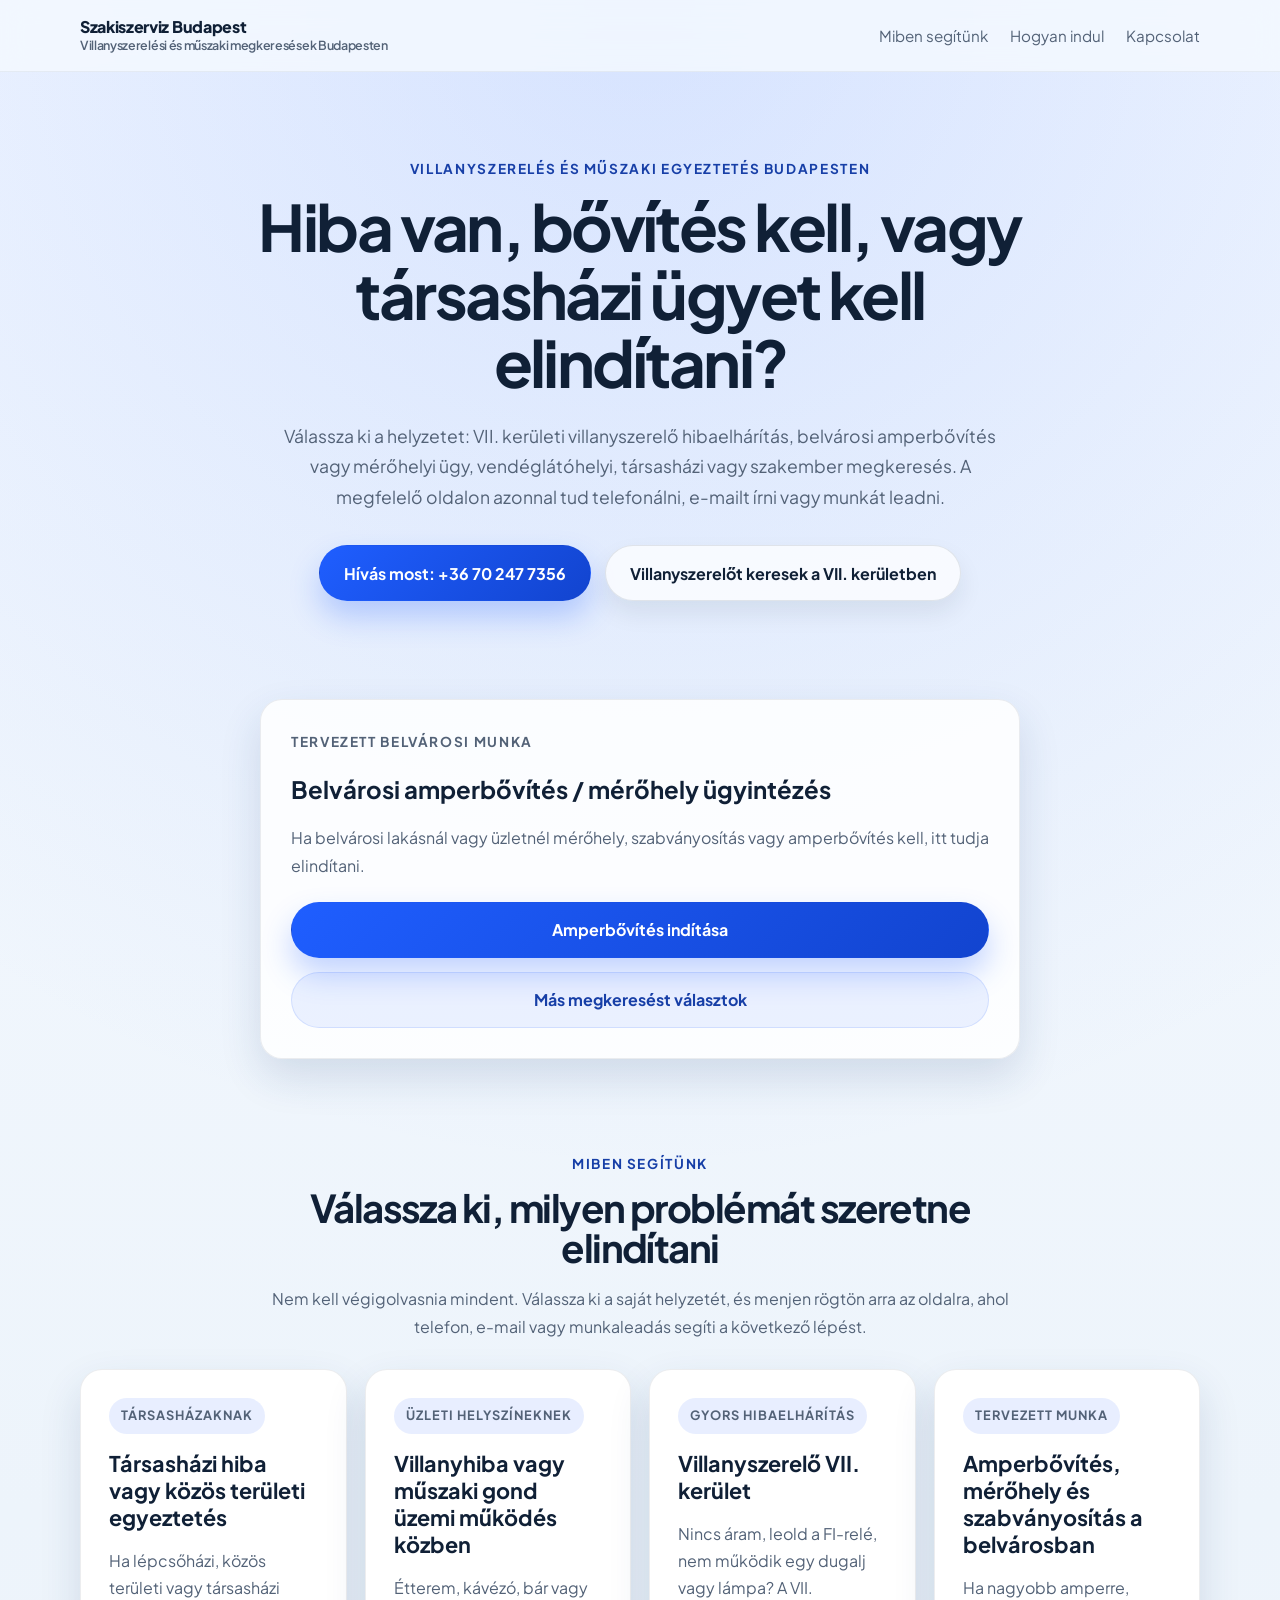
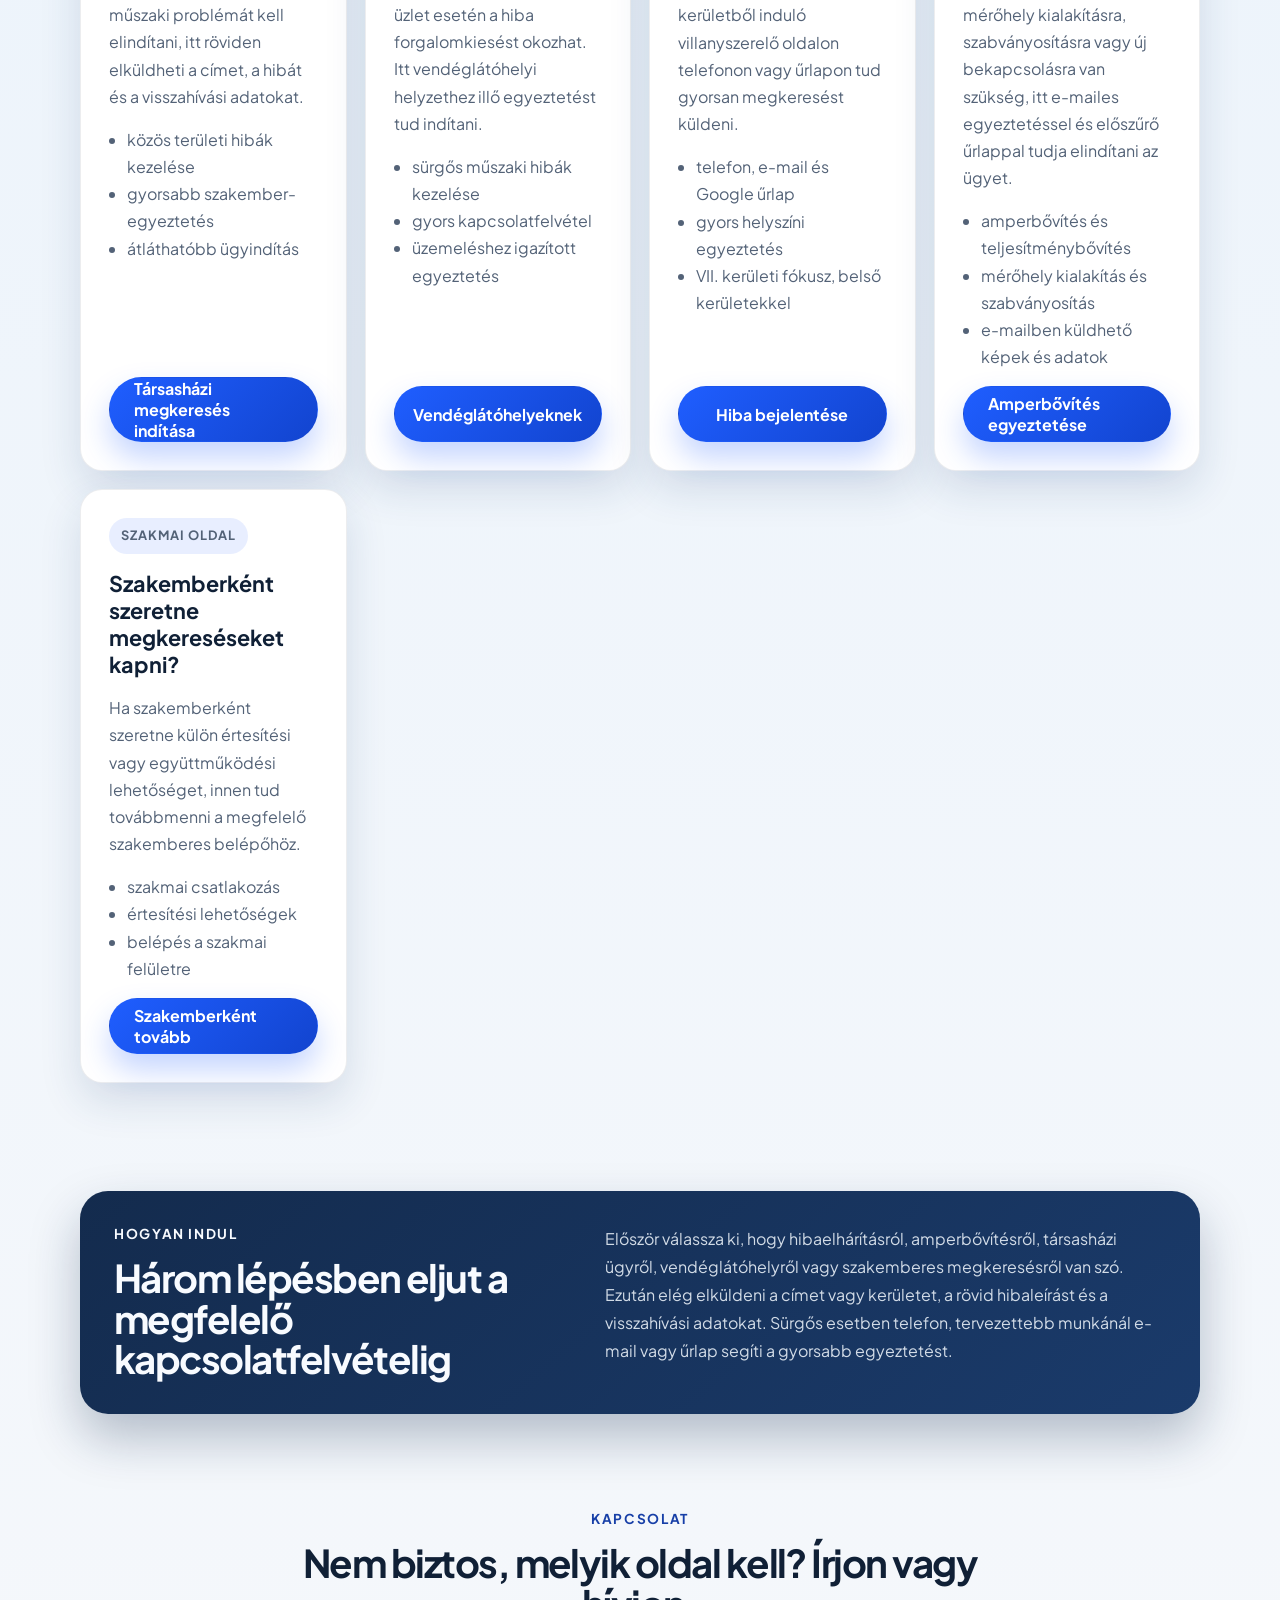
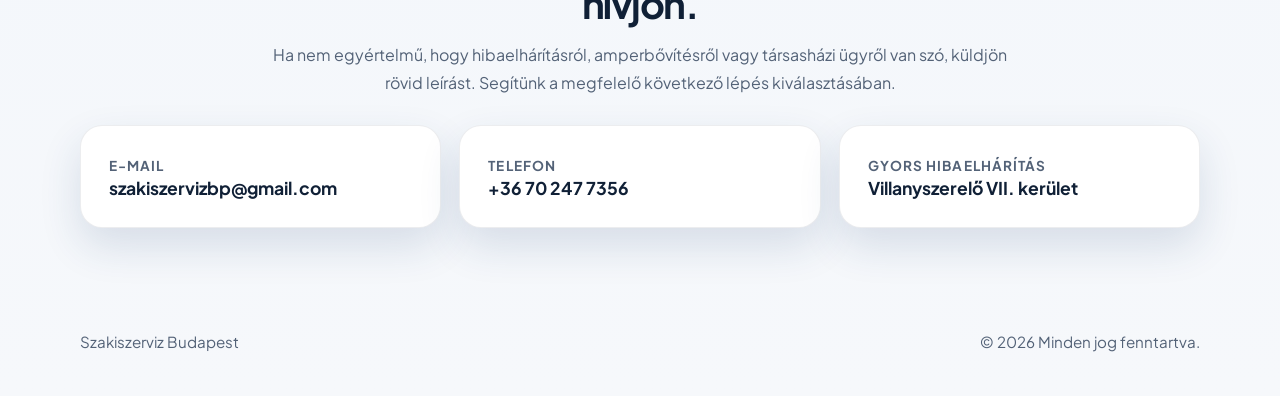
<file: index.html>
<!DOCTYPE html>
<html lang="hu">
<head>
  <meta charset="UTF-8">
  <meta name="viewport" content="width=device-width, initial-scale=1.0">
  <title>Szakiszerviz Budapest | Villanyszerelő VII. kerület, hibaelhárítás, amperbővítés</title>
  <meta name="description" content="Villanyszerelés, elektromos hibaelhárítás, FI-relé hiba, dugalj, kapcsoló, világítás, amperbővítés és mérőhely ügyintézés Budapesten. Telefon: +36 70 247 7356.">
  <link rel="canonical" href="https://borsiimre60.github.io/">
  <link rel="icon" href="/favicon.svg" type="image/svg+xml">
  <link rel="preconnect" href="https://fonts.googleapis.com">
  <link rel="preconnect" href="https://fonts.gstatic.com" crossorigin>
  <link href="https://fonts.googleapis.com/css2?family=Plus+Jakarta+Sans:wght@400;500;600;700;800&display=swap" rel="stylesheet">
  <link rel="stylesheet" href="/assets/css/style.css">
  <script type="application/ld+json">
    {
      "@context": "https://schema.org",
      "@type": "Electrician",
      "name": "Szakiszerviz Budapest – Borsi Imre villanyszerelő",
      "telephone": "+36702477356",
      "email": "elektromosugyintezes@gmail.com",
      "url": "https://borsiimre60.github.io/",
      "areaServed": [
        "Budapest VII. kerület",
        "Budapest VI. kerület",
        "Budapest V. kerület",
        "Budapest VIII. kerület",
        "Budapest XIII. kerület"
      ],
      "description": "Villanyszerelés, elektromos hibaelhárítás, FI-relé hibák, kismegszakító-problémák, dugalj, kapcsoló, lámpa javítás, amperbővítés és mérőhely ügyintézés Budapesten.",
      "priceRange": "$$"
    }
  </script>
  <script defer src="/assets/js/main.js"></script>
</head>
<body>
  <div class="page-shell">
    <header class="site-header">
      <div class="container header-row">
        <a class="brand" href="#hero">
          <span class="brand-copy">
            <span class="brand-name">Szakiszerviz Budapest</span>
            <span class="brand-subtitle">Villanyszerelési és műszaki megkeresések Budapesten</span>
          </span>
        </a>
        <nav class="header-nav" aria-label="Fő navigáció">
          <a href="#utvonalak">Miben segítünk</a>
          <a href="#mukodes">Hogyan indul</a>
          <a href="#kapcsolat">Kapcsolat</a>
        </nav>
      </div>
    </header>

    <main>
      <section class="hero" id="hero">
        <div class="container hero-inner">
          <p class="eyebrow">Villanyszerelés és műszaki egyeztetés Budapesten</p>
          <h1>Hiba van, bővítés kell, vagy társasházi ügyet kell elindítani?</h1>
          <p class="hero-copy">
            Válassza ki a helyzetet: VII. kerületi villanyszerelő hibaelhárítás, belvárosi amperbővítés
            vagy mérőhelyi ügy, vendéglátóhelyi, társasházi vagy szakember megkeresés. A megfelelő oldalon
            azonnal tud telefonálni, e-mailt írni vagy munkát leadni.
          </p>

          <div class="hero-actions">
            <a class="button button-primary" href="tel:+36702477356" data-track-event="phone_click" data-track-section="hero" data-track-target-type="phone">Hívás most: +36 70 247 7356</a>
            <a class="button button-secondary" data-link="villanyszereloVii" href="/villanyszerelo-vii/">Villanyszerelőt keresek a VII. kerületben</a>
          </div>
        </div>
      </section>

      <section class="section" id="amperbovites-kiemelt">
        <div class="container">
          <aside class="cta-panel cta-panel-strong">
            <p class="section-label">Tervezett belvárosi munka</p>
            <h2>Belvárosi amperbővítés / mérőhely ügyintézés</h2>
            <p>
              Ha belvárosi lakásnál vagy üzletnél mérőhely, szabványosítás vagy amperbővítés kell,
              itt tudja elindítani.
            </p>
            <div class="button-row">
              <a class="button button-primary" data-link="amperbovitesBelvaros" href="/amperbovites-belvaros/">Amperbővítés indítása</a>
              <a class="button button-ghost" href="#utvonalak">Más megkeresést választok</a>
            </div>
          </aside>
        </div>
      </section>

      <section class="section" id="utvonalak">
        <div class="container">
          <div class="section-heading">
            <p class="section-label">Miben segítünk</p>
            <h2>Válassza ki, milyen problémát szeretne elindítani</h2>
            <p class="section-lead">
              Nem kell végigolvasnia mindent. Válassza ki a saját helyzetét, és menjen rögtön arra az oldalra,
              ahol telefon, e-mail vagy munkaleadás segíti a következő lépést.
            </p>
          </div>

          <div class="route-grid">
            <article class="route-card">
              <p class="route-tag">Társasházaknak</p>
              <h3>Társasházi hiba vagy közös területi egyeztetés</h3>
              <p>
                Ha lépcsőházi, közös területi vagy társasházi műszaki problémát kell elindítani, itt röviden
                elküldheti a címet, a hibát és a visszahívási adatokat.
              </p>
              <ul class="route-list">
                <li>közös területi hibák kezelése</li>
                <li>gyorsabb szakember-egyeztetés</li>
                <li>átláthatóbb ügyindítás</li>
              </ul>
              <a class="button button-primary" data-link="kozoskepviselok" href="/kozoskepviselok/">Társasházi megkeresés indítása</a>
            </article>

            <article class="route-card">
              <p class="route-tag">Üzleti helyszíneknek</p>
              <h3>Villanyhiba vagy műszaki gond üzemi működés közben</h3>
              <p>
                Étterem, kávézó, bár vagy üzlet esetén a hiba forgalomkiesést okozhat. Itt vendéglátóhelyi
                helyzethez illő egyeztetést tud indítani.
              </p>
              <ul class="route-list">
                <li>sürgős műszaki hibák kezelése</li>
                <li>gyors kapcsolatfelvétel</li>
                <li>üzemeléshez igazított egyeztetés</li>
              </ul>
              <a class="button button-primary" data-link="vendeglatohelyek" href="/vendeglatohelyek/">Vendéglátóhelyeknek</a>
            </article>

            <article class="route-card">
              <p class="route-tag">Gyors hibaelhárítás</p>
              <h3>Villanyszerelő VII. kerület</h3>
              <p>
                Nincs áram, leold a FI-relé, nem működik egy dugalj vagy lámpa? A VII. kerületből induló
                villanyszerelő oldalon telefonon vagy űrlapon tud gyorsan megkeresést küldeni.
              </p>
              <ul class="route-list">
                <li>telefon, e-mail és Google űrlap</li>
                <li>gyors helyszíni egyeztetés</li>
                <li>VII. kerületi fókusz, belső kerületekkel</li>
              </ul>
              <a class="button button-primary" data-link="villanyszereloVii" href="/villanyszerelo-vii/">Hiba bejelentése</a>
            </article>

            <article class="route-card">
              <p class="route-tag">Tervezett munka</p>
              <h3>Amperbővítés, mérőhely és szabványosítás a belvárosban</h3>
              <p>
                Ha nagyobb amperre, mérőhely kialakításra, szabványosításra vagy új bekapcsolásra van szükség,
                itt e-mailes egyeztetéssel és előszűrő űrlappal tudja elindítani az ügyet.
              </p>
              <ul class="route-list">
                <li>amperbővítés és teljesítménybővítés</li>
                <li>mérőhely kialakítás és szabványosítás</li>
                <li>e-mailben küldhető képek és adatok</li>
              </ul>
              <a class="button button-primary" data-link="amperbovitesBelvaros" href="/amperbovites-belvaros/">Amperbővítés egyeztetése</a>
            </article>

            <article class="route-card">
              <p class="route-tag">Szakmai oldal</p>
              <h3>Szakemberként szeretne megkereséseket kapni?</h3>
              <p>
                Ha szakemberként szeretne külön értesítési vagy együttműködési lehetőséget, innen tud továbbmenni
                a megfelelő szakemberes belépőhöz.
              </p>
              <ul class="route-list">
                <li>szakmai csatlakozás</li>
                <li>értesítési lehetőségek</li>
                <li>belépés a szakmai felületre</li>
              </ul>
              <a class="button button-primary" data-link="szakemberek" href="/szakemberek/">Szakemberként tovább</a>
            </article>
          </div>
        </div>
      </section>

      <section class="section section-contrast" id="mukodes">
        <div class="container intro-grid">
          <div>
            <p class="section-label">Hogyan indul</p>
            <h2>Három lépésben eljut a megfelelő kapcsolatfelvételig</h2>
          </div>
          <div class="intro-copy">
            <p>
              Először válassza ki, hogy hibaelhárításról, amperbővítésről, társasházi ügyről,
              vendéglátóhelyről vagy szakemberes megkeresésről van szó.
            </p>
            <p>
              Ezután elég elküldeni a címet vagy kerületet, a rövid hibaleírást és a visszahívási adatokat.
              Sürgős esetben telefon, tervezettebb munkánál e-mail vagy űrlap segíti a gyorsabb egyeztetést.
            </p>
          </div>
        </div>
      </section>

      <section class="section" id="kapcsolat">
        <div class="container">
          <div class="section-heading">
            <p class="section-label">Kapcsolat</p>
            <h2>Nem biztos, melyik oldal kell? Írjon vagy hívjon.</h2>
            <p class="section-lead">
              Ha nem egyértelmű, hogy hibaelhárításról, amperbővítésről vagy társasházi ügyről van szó,
              küldjön rövid leírást. Segítünk a megfelelő következő lépés kiválasztásában.
            </p>
          </div>

          <div class="contact-grid">
            <article class="contact-card">
              <p class="contact-label">E-mail</p>
              <a href="mailto:szakiszervizbp@gmail.com">szakiszervizbp@gmail.com</a>
            </article>
            <article class="contact-card">
              <p class="contact-label">Telefon</p>
              <a href="tel:+36702477356" data-track-event="phone_click" data-track-section="contact" data-track-target-type="phone">+36 70 247 7356</a>
            </article>
            <article class="contact-card">
              <p class="contact-label">Gyors hibaelhárítás</p>
              <a data-link="villanyszereloVii" href="/villanyszerelo-vii/">Villanyszerelő VII. kerület</a>
            </article>
          </div>
        </div>
      </section>
    </main>

    <footer class="site-footer">
      <div class="container footer-row">
        <p>Szakiszerviz Budapest</p>
        <p>&copy; <span id="current-year"></span> Minden jog fenntartva.</p>
      </div>
    </footer>
  </div>
</body>
</html>
</file>
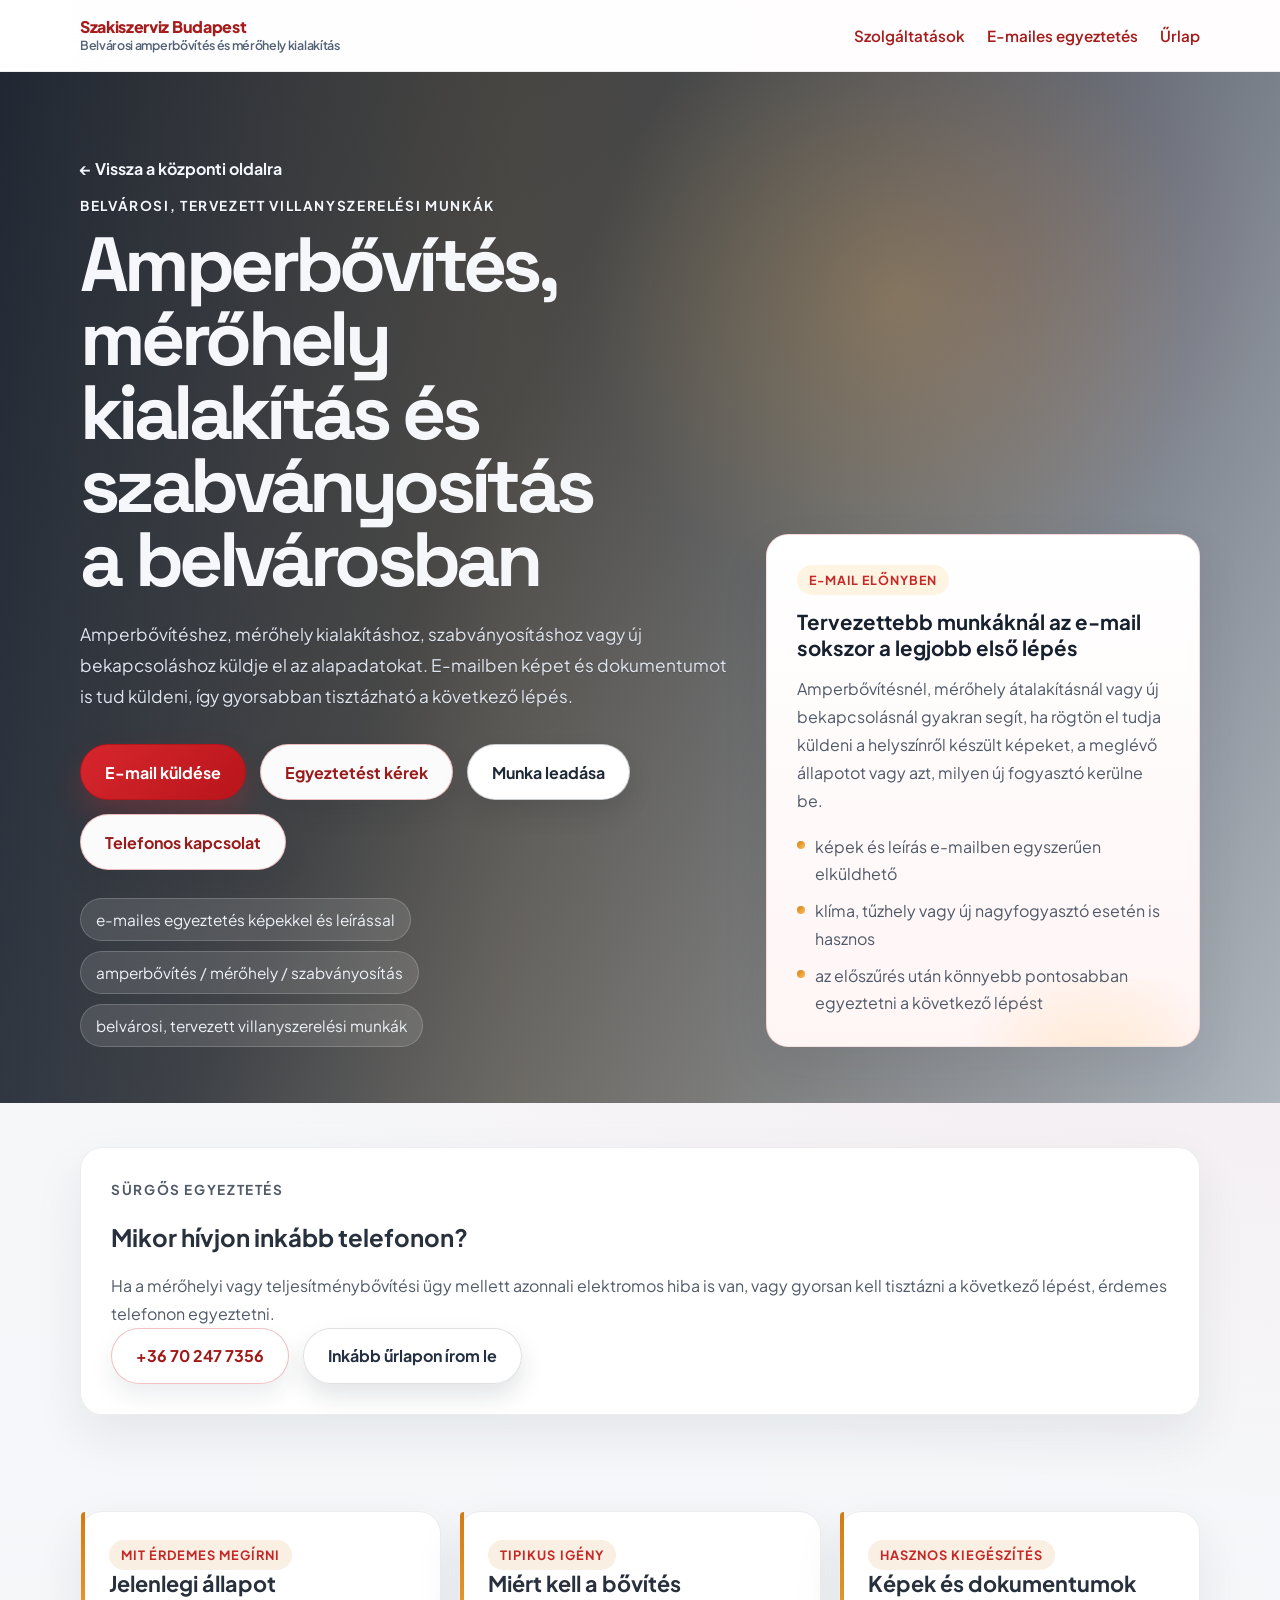
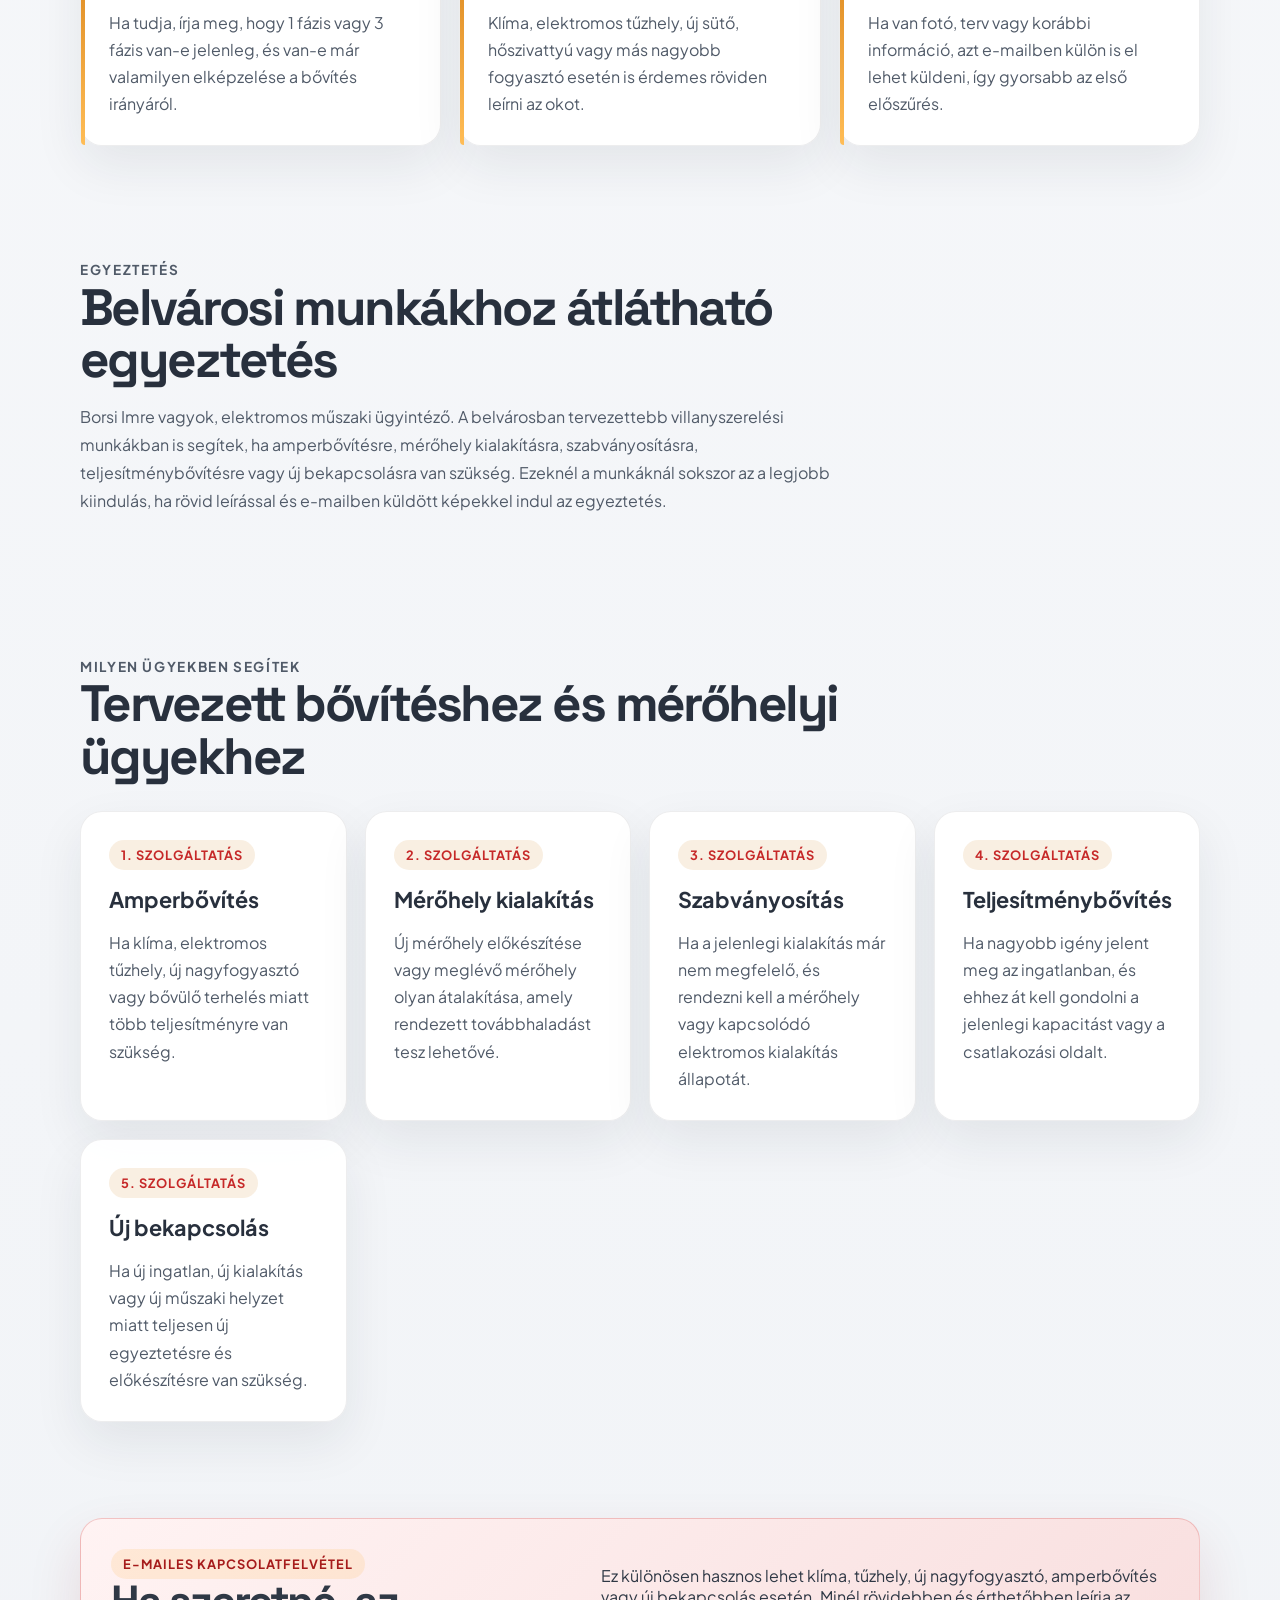
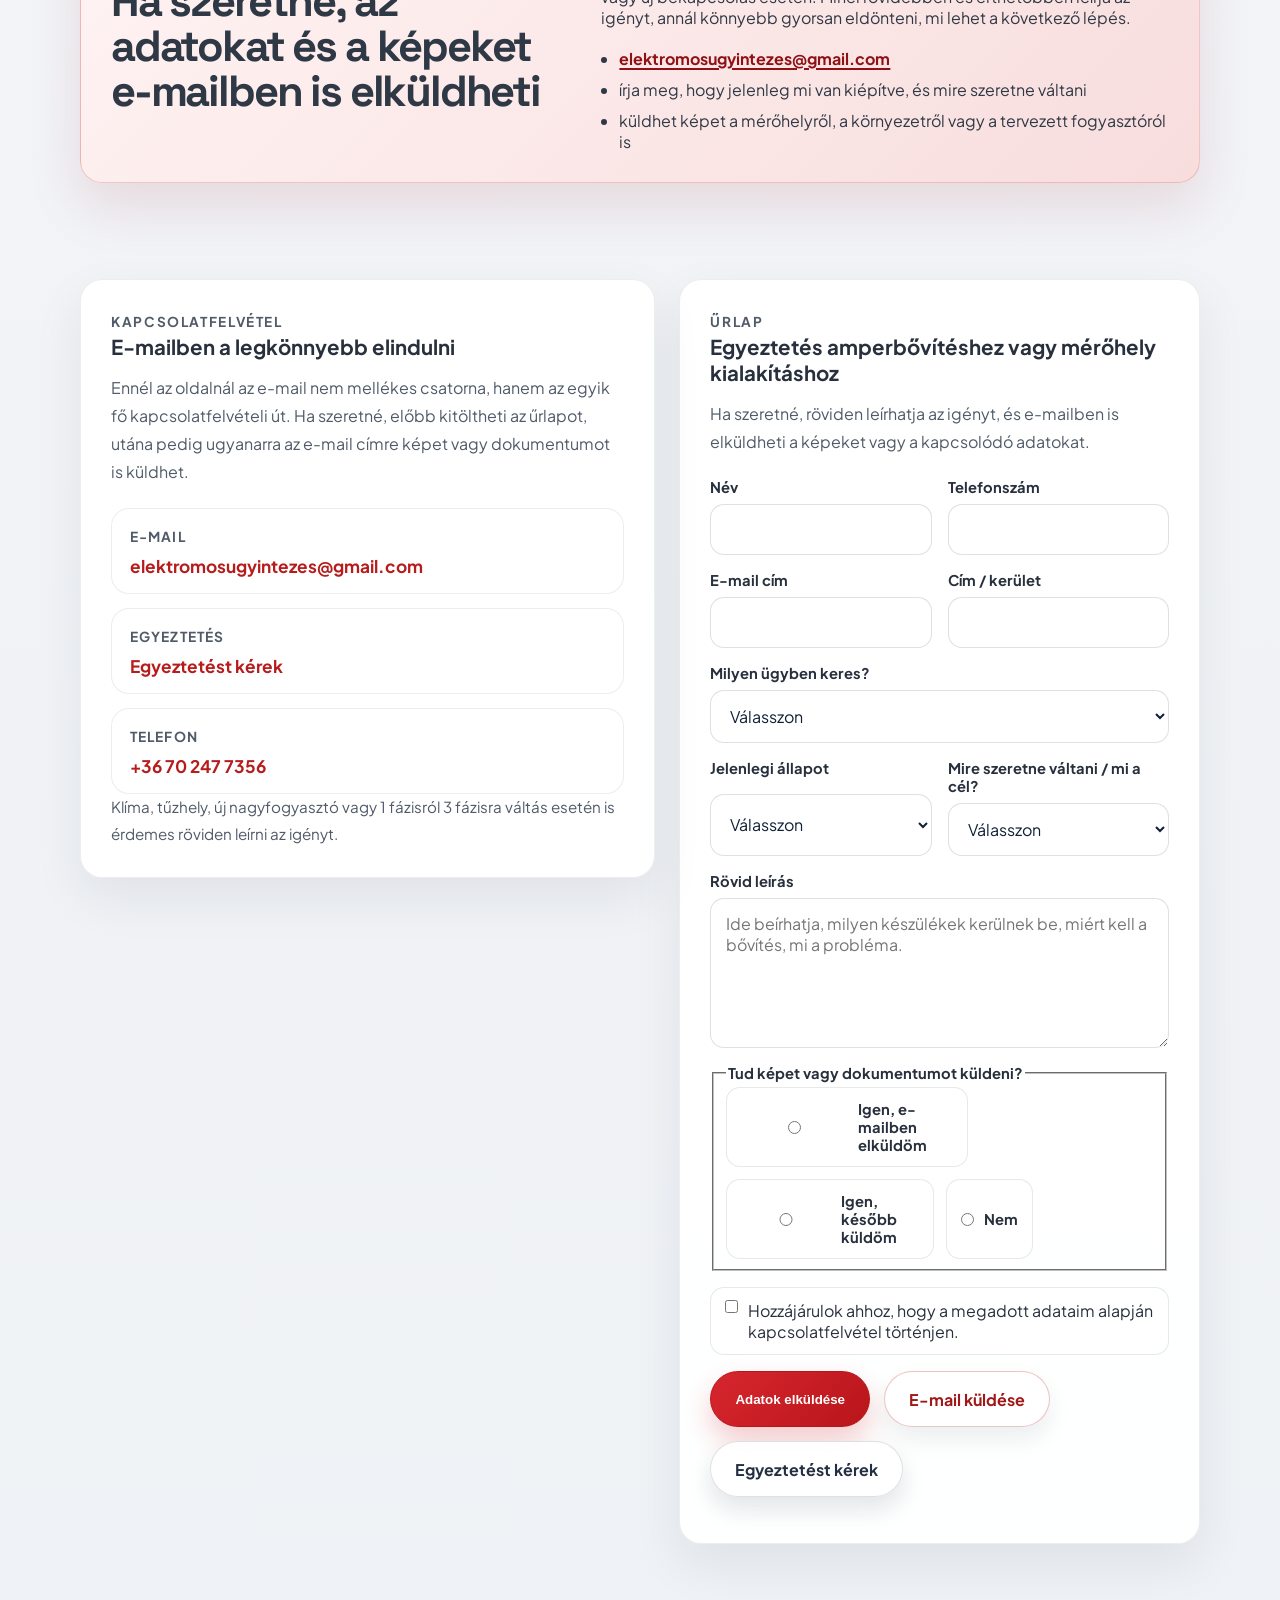
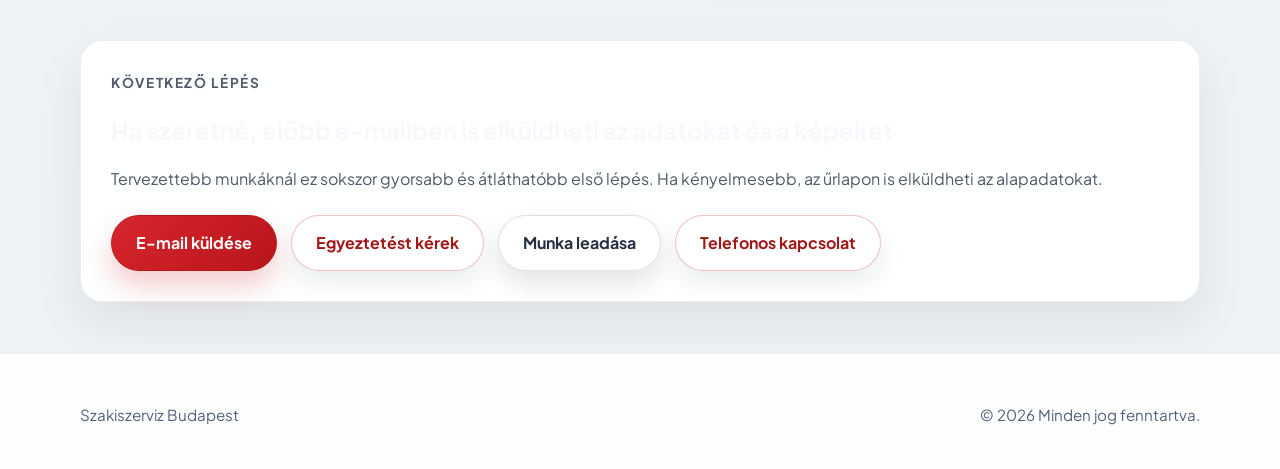
<file: amperbovites-belvaros/index.html>
<!DOCTYPE html>
<html lang="hu">
<head>
  <meta charset="UTF-8">
  <meta name="viewport" content="width=device-width, initial-scale=1.0">
  <title>Amperbővítés és mérőhely kialakítás a belvárosban | E-mailes egyeztetés</title>
  <meta name="description" content="Belvárosi amperbővítés, mérőhely kialakítás, szabványosítás, teljesítménybővítés és új bekapcsolás. E-mailes egyeztetés, előszűrő űrlap, tervezett villanyszerelési munkákhoz.">
  <meta property="og:type" content="website">
  <meta property="og:locale" content="hu_HU">
  <meta property="og:title" content="Amperbővítés és mérőhely kialakítás a belvárosban | E-mailes egyeztetés">
  <meta property="og:description" content="Belvárosi amperbővítés, mérőhely kialakítás, szabványosítás, teljesítménybővítés és új bekapcsolás. E-mailes egyeztetés, előszűrő űrlap, tervezett villanyszerelési munkákhoz.">
  <meta property="og:url" content="https://borsiimre60.github.io/amperbovites-belvaros/">
  <link rel="canonical" href="https://borsiimre60.github.io/amperbovites-belvaros/">
  <link rel="icon" href="/favicon.svg" type="image/svg+xml">
  <link rel="preconnect" href="https://fonts.googleapis.com">
  <link rel="preconnect" href="https://fonts.gstatic.com" crossorigin>
  <link href="https://fonts.googleapis.com/css2?family=Plus+Jakarta+Sans:wght@400;500;600;700;800&family=Space+Grotesk:wght@500;700&display=swap" rel="stylesheet">
  <link rel="stylesheet" href="/assets/css/style.css">
  <style>
    body[data-page="amperbovites-belvaros"] {
      color: #28303d;
      background:
        radial-gradient(circle at top right, rgba(227, 28, 37, 0.12), transparent 28%),
        linear-gradient(180deg, #f8f9fb 0%, #eef1f5 100%);
    }

    body[data-page="amperbovites-belvaros"] .page-shell {
      background: transparent;
    }

    body[data-page="amperbovites-belvaros"] .site-header,
    body[data-page="amperbovites-belvaros"] .site-footer {
      background: rgba(255, 255, 255, 0.92);
      border-color: rgba(28, 35, 48, 0.08);
      backdrop-filter: blur(16px);
    }

    body[data-page="amperbovites-belvaros"] .landing-hero {
      background:
        radial-gradient(circle at 78% 18%, rgba(227, 28, 37, 0.12), transparent 22%),
        linear-gradient(135deg, #ffffff 0%, #f5f7fa 44%, #edf2f7 100%);
      color: #28303d;
    }

    body[data-page="amperbovites-belvaros"] .landing-hero .landing-copy {
      position: relative;
      z-index: 1;
    }

    body[data-page="amperbovites-belvaros"] .landing-hero .page-copy {
      color: #dfe5ee;
      text-shadow: 0 1px 1px rgba(15, 23, 42, 0.18);
      max-width: 42rem;
    }

    body[data-page="amperbovites-belvaros"] .landing-hero .back-link,
    body[data-page="amperbovites-belvaros"] .landing-hero .page-kicker {
      color: #f3f6fb;
      text-shadow: 0 1px 1px rgba(15, 23, 42, 0.22);
    }

    body[data-page="amperbovites-belvaros"] .page-kicker,
    body[data-page="amperbovites-belvaros"] .section-label,
    body[data-page="amperbovites-belvaros"] .panel-tag,
    body[data-page="amperbovites-belvaros"] .route-tag,
    body[data-page="amperbovites-belvaros"] .inline-tag,
    body[data-page="amperbovites-belvaros"] .response-label {
      color: #c62828;
    }

    body[data-page="amperbovites-belvaros"] .back-link,
    body[data-page="amperbovites-belvaros"] .site-header a,
    body[data-page="amperbovites-belvaros"] .site-footer a,
    body[data-page="amperbovites-belvaros"] .quick-action a,
    body[data-page="amperbovites-belvaros"] .highlight-band a {
      color: #b71c1c;
    }

    body[data-page="amperbovites-belvaros"] .site-header a {
      color: #a61b1b;
      font-weight: 600;
    }

    body[data-page="amperbovites-belvaros"] .page-copy,
    body[data-page="amperbovites-belvaros"] .section-intro p,
    body[data-page="amperbovites-belvaros"] .route-card p,
    body[data-page="amperbovites-belvaros"] .audience-card p,
    body[data-page="amperbovites-belvaros"] .contact-panel p,
    body[data-page="amperbovites-belvaros"] .form-card p,
    body[data-page="amperbovites-belvaros"] .response-card p,
    body[data-page="amperbovites-belvaros"] .highlight-band p,
    body[data-page="amperbovites-belvaros"] .cta-panel p {
      color: #505a68;
    }

    body[data-page="amperbovites-belvaros"] .response-card,
    body[data-page="amperbovites-belvaros"] .highlight-band,
    body[data-page="amperbovites-belvaros"] .contact-panel,
    body[data-page="amperbovites-belvaros"] .form-card,
    body[data-page="amperbovites-belvaros"] .cta-panel,
    body[data-page="amperbovites-belvaros"] .route-card,
    body[data-page="amperbovites-belvaros"] .audience-card {
      background: rgba(255, 255, 255, 0.94);
      border: 1px solid rgba(28, 35, 48, 0.08);
      box-shadow: 0 20px 50px rgba(28, 35, 48, 0.08);
    }

    body[data-page="amperbovites-belvaros"] .highlight-band {
      background:
        linear-gradient(135deg, #fff3f3 0%, #f8dddd 100%);
      border-color: rgba(198, 40, 40, 0.22);
      box-shadow: 0 24px 54px rgba(145, 26, 31, 0.12);
    }

    body[data-page="amperbovites-belvaros"] .response-card {
      background:
        linear-gradient(180deg, #ffffff 0%, #fff5f5 100%);
      border-color: rgba(198, 40, 40, 0.14);
    }

    body[data-page="amperbovites-belvaros"] .trust-inline li {
      background: rgba(255, 255, 255, 0.12);
      border-color: rgba(255, 255, 255, 0.18);
      color: #edf2f8;
    }

    body[data-page="amperbovites-belvaros"] .button-accent {
      background: linear-gradient(135deg, #d7262d 0%, #b8151b 100%);
      border-color: #b8151b;
      color: #ffffff;
      box-shadow: 0 14px 28px rgba(215, 38, 45, 0.24);
    }

    body[data-page="amperbovites-belvaros"] .button-secondary {
      background: #ffffff;
      border-color: rgba(198, 40, 40, 0.28);
      color: #a11818;
    }

    body[data-page="amperbovites-belvaros"] .button-ghost {
      background: rgba(255, 255, 255, 0.92);
      border-color: rgba(28, 35, 48, 0.14);
      color: #243041;
      box-shadow: 0 12px 24px rgba(28, 35, 48, 0.12);
    }

    body[data-page="amperbovites-belvaros"] .button:hover,
    body[data-page="amperbovites-belvaros"] .button:focus-visible {
      transform: translateY(-1px);
    }

    body[data-page="amperbovites-belvaros"] .field input,
    body[data-page="amperbovites-belvaros"] .field select,
    body[data-page="amperbovites-belvaros"] .field textarea {
      border-color: rgba(28, 35, 48, 0.14);
      background: #ffffff;
    }

    body[data-page="amperbovites-belvaros"] .field input:focus,
    body[data-page="amperbovites-belvaros"] .field select:focus,
    body[data-page="amperbovites-belvaros"] .field textarea:focus,
    body[data-page="amperbovites-belvaros"] .checkbox-option:has(input:focus-visible),
    body[data-page="amperbovites-belvaros"] .radio-option:has(input:focus-visible) {
      border-color: #c62828;
      box-shadow: 0 0 0 4px rgba(198, 40, 40, 0.12);
      outline: none;
    }

    body[data-page="amperbovites-belvaros"] .radio-option,
    body[data-page="amperbovites-belvaros"] .checkbox-option {
      border-color: rgba(28, 35, 48, 0.1);
      background: rgba(255, 255, 255, 0.96);
    }

    body[data-page="amperbovites-belvaros"] .landing-hero .button-secondary {
      background: rgba(255, 255, 255, 0.98);
      border-color: rgba(198, 40, 40, 0.3);
      color: #991b1b;
      box-shadow: 0 12px 24px rgba(28, 35, 48, 0.1);
    }

    body[data-page="amperbovites-belvaros"] .landing-hero .button-ghost {
      background: #ffffff;
      border-color: rgba(31, 42, 55, 0.24);
      color: #1f2a37;
      box-shadow: 0 12px 24px rgba(28, 35, 48, 0.14);
    }

    body[data-page="amperbovites-belvaros"] .landing-hero .button-ghost:hover,
    body[data-page="amperbovites-belvaros"] .landing-hero .button-ghost:focus-visible {
      background: #ffffff;
      border-color: rgba(31, 42, 55, 0.32);
    }

    body[data-page="amperbovites-belvaros"] .landing-hero .response-card p,
    body[data-page="amperbovites-belvaros"] .landing-hero .response-card li {
      color: #4f5968;
    }

    body[data-page="amperbovites-belvaros"] .highlight-band h2,
    body[data-page="amperbovites-belvaros"] .highlight-band p,
    body[data-page="amperbovites-belvaros"] .highlight-band li {
      color: #2f3845;
    }

    body[data-page="amperbovites-belvaros"] .highlight-band .panel-tag {
      color: #a61b1b;
      font-weight: 700;
    }

    body[data-page="amperbovites-belvaros"] .highlight-band a {
      color: #8f1116;
      font-weight: 700;
      text-decoration: underline;
      text-decoration-thickness: 2px;
      text-underline-offset: 0.18em;
    }

    @media (max-width: 720px) {
      body[data-page="amperbovites-belvaros"] .landing-hero {
        background:
          linear-gradient(180deg, #ffffff 0%, #f5f7fa 100%);
      }
    }
  </style>
  <script>
    window.__GOOGLE_TAG_CONFIG__ = window.__GOOGLE_TAG_CONFIG__ || {};
    window.__GOOGLE_TAG_CONFIG__.tagId =
      window.__GOOGLE_TAG_CONFIG__.tagId || "AW-947361799";
    window.__GOOGLE_TAG_CONFIG__.adsConversions = Object.assign(
      {
        phone_click: "obigCPuLnpQcEIew3sMD",
        google_form_click: "-d5GCPiLnpQcEIew3sMD"
      },
      window.__GOOGLE_TAG_CONFIG__.adsConversions || {}
    );
  </script>
  <script>
    window.__BREVO_TRACKER_CONFIG__ = Object.assign(
      {
        clientKey: "4rorzc50q5138q3n0wj8igxd"
      },
      window.__BREVO_TRACKER_CONFIG__ || {}
    );
  </script>
  <script type="application/ld+json">
    {
      "@context": "https://schema.org",
      "@type": "Service",
      "@id": "https://borsiimre60.github.io/amperbovites-belvaros/#service",
      "name": "Belvárosi amperbővítés, mérőhely kialakítás és szabványosítás",
      "serviceType": [
        "Amperbővítés",
        "Mérőhely kialakítás",
        "Mérőhely szabványosítás",
        "Teljesítménybővítés",
        "Új bekapcsolás"
      ],
      "areaServed": [
        "Budapest belváros",
        "Budapest VII. kerület",
        "Budapest VI. kerület",
        "Budapest V. kerület",
        "Budapest VIII. kerület"
      ],
      "provider": {
        "@type": "LocalBusiness",
        "@id": "https://borsiimre60.github.io/#localbusiness",
        "name": "Szakiszerviz Budapest",
        "telephone": "+36702477356",
        "email": "elektromosugyintezes@gmail.com",
        "url": "https://borsiimre60.github.io/amperbovites-belvaros/",
        "priceRange": "$$"
      },
      "description": "Belvárosi lakásokhoz, üzletekhez, RBN apartmanokhoz és vendéglátóhelyekhez kapcsolódó amperbővítés, mérőhely kialakítás, szabványosítás, teljesítménybővítés és új bekapcsolás egyeztetése."
    }
  </script>
  <script defer src="/assets/js/main.js"></script>
</head>
<body class="theme-villany" data-page="amperbovites-belvaros" data-source-label="amperbovites_belvaros_landing">
  <div class="page-shell">
    <header class="site-header">
      <div class="container header-row">
        <a class="brand" href="/">
          <span class="brand-copy">
            <span class="brand-name">Szakiszerviz Budapest</span>
            <span class="brand-subtitle">Belvárosi amperbővítés és mérőhely kialakítás</span>
          </span>
        </a>
        <nav class="header-nav" aria-label="Fő navigáció">
          <a href="#szolgaltatasok">Szolgáltatások</a>
          <a href="#egyeztetes">E-mailes egyeztetés</a>
          <a href="#munka-leadas">Űrlap</a>
        </nav>
      </div>
    </header>

    <main>
      <section class="landing-hero" id="hero">
        <div class="container landing-hero-grid">
          <div class="landing-copy">
            <a class="back-link" href="/">&larr; Vissza a központi oldalra</a>
            <p class="page-kicker">Belvárosi, tervezett villanyszerelési munkák</p>
            <h1>Amperbővítés, mérőhely kialakítás és szabványosítás a belvárosban</h1>
            <p class="page-copy">
              Amperbővítéshez, mérőhely kialakításhoz, szabványosításhoz vagy új bekapcsoláshoz
              küldje el az alapadatokat. E-mailben képet és dokumentumot is tud küldeni, így gyorsabban
              tisztázható a következő lépés.
            </p>

            <div class="hero-actions">
              <a class="button button-accent" href="mailto:elektromosugyintezes@gmail.com" data-track-event="email_click" data-track-section="hero" data-track-target-type="email">E-mail küldése</a>
              <a class="button button-secondary" href="#egyeztetes" data-track-event="lead_form_start" data-track-section="hero" data-track-target-type="form">Egyeztetést kérek</a>
              <a class="button button-ghost" href="#munka-leadas" data-track-event="lead_form_start" data-track-section="hero" data-track-target-type="form">Munka leadása</a>
              <a class="button button-secondary" href="tel:+36702477356" data-track-event="phone_click" data-track-section="hero" data-track-target-type="phone">Telefonos kapcsolat</a>
            </div>

            <ul class="trust-inline" aria-label="Rövid bizalmi pontok">
              <li>e-mailes egyeztetés képekkel és leírással</li>
              <li>amperbővítés / mérőhely / szabványosítás</li>
              <li>belvárosi, tervezett villanyszerelési munkák</li>
            </ul>
          </div>

          <aside class="response-card" aria-label="E-mailes egyeztetés előnye">
            <span class="response-label">E-mail előnyben</span>
            <h3>Tervezettebb munkáknál az e-mail sokszor a legjobb első lépés</h3>
            <p>
              Amperbővítésnél, mérőhely átalakításnál vagy új bekapcsolásnál gyakran segít,
              ha rögtön el tudja küldeni a helyszínről készült képeket, a meglévő állapotot
              vagy azt, milyen új fogyasztó kerülne be.
            </p>
            <ul class="response-list">
              <li>képek és leírás e-mailben egyszerűen elküldhető</li>
              <li>klíma, tűzhely vagy új nagyfogyasztó esetén is hasznos</li>
              <li>az előszűrés után könnyebb pontosabban egyeztetni a következő lépést</li>
            </ul>
          </aside>
        </div>
      </section>

      <section class="section" id="surgos-telefon">
        <div class="container">
          <aside class="cta-panel">
            <p class="section-label">Sürgős egyeztetés</p>
            <h2>Mikor hívjon inkább telefonon?</h2>
            <p>
              Ha a mérőhelyi vagy teljesítménybővítési ügy mellett azonnali elektromos hiba is van,
              vagy gyorsan kell tisztázni a következő lépést, érdemes telefonon egyeztetni.
            </p>
            <div class="button-row">
              <a class="button button-secondary" href="tel:+36702477356" data-track-event="phone_click" data-track-section="urgent" data-track-target-type="phone">+36 70 247 7356</a>
              <a class="button button-ghost" href="#munka-leadas" data-track-event="lead_form_start" data-track-section="urgent" data-track-target-type="form">Inkább űrlapon írom le</a>
            </div>
          </aside>
        </div>
      </section>

      <section class="section">
        <div class="container">
          <div class="audience-grid">
            <article class="audience-card">
              <span class="inline-tag">Mit érdemes megírni</span>
              <h3>Jelenlegi állapot</h3>
              <p>
                Ha tudja, írja meg, hogy 1 fázis vagy 3 fázis van-e jelenleg, és van-e már valamilyen elképzelése a bővítés irányáról.
              </p>
            </article>

            <article class="audience-card">
              <span class="inline-tag">Tipikus igény</span>
              <h3>Miért kell a bővítés</h3>
              <p>
                Klíma, elektromos tűzhely, új sütő, hőszivattyú vagy más nagyobb fogyasztó esetén is érdemes röviden leírni az okot.
              </p>
            </article>

            <article class="audience-card">
              <span class="inline-tag">Hasznos kiegészítés</span>
              <h3>Képek és dokumentumok</h3>
              <p>
                Ha van fotó, terv vagy korábbi információ, azt e-mailben külön is el lehet küldeni, így gyorsabb az első előszűrés.
              </p>
            </article>
          </div>
        </div>
      </section>

      <section class="section" id="bemutatkozas">
        <div class="container">
          <div class="section-intro">
            <p class="section-label">Egyeztetés</p>
            <h2>Belvárosi munkákhoz átlátható egyeztetés</h2>
            <p>
              Borsi Imre vagyok, elektromos műszaki ügyintéző. A belvárosban tervezettebb villanyszerelési munkákban is segítek,
              ha amperbővítésre, mérőhely kialakításra, szabványosításra, teljesítménybővítésre vagy új bekapcsolásra
              van szükség. Ezeknél a munkáknál sokszor az a legjobb kiindulás, ha rövid leírással és e-mailben küldött
              képekkel indul az egyeztetés.
            </p>
          </div>
        </div>
      </section>

      <section class="section" id="szolgaltatasok">
        <div class="container">
          <div class="section-intro">
            <p class="section-label">Milyen ügyekben segítek</p>
            <h2>Tervezett bővítéshez és mérőhelyi ügyekhez</h2>
          </div>

          <div class="route-grid">
            <article class="route-card">
              <span class="route-tag">1. szolgáltatás</span>
              <h3>Amperbővítés</h3>
              <p>
                Ha klíma, elektromos tűzhely, új nagyfogyasztó vagy bővülő terhelés miatt több teljesítményre van szükség.
              </p>
            </article>

            <article class="route-card">
              <span class="route-tag">2. szolgáltatás</span>
              <h3>Mérőhely kialakítás</h3>
              <p>
                Új mérőhely előkészítése vagy meglévő mérőhely olyan átalakítása, amely rendezett továbbhaladást tesz lehetővé.
              </p>
            </article>

            <article class="route-card">
              <span class="route-tag">3. szolgáltatás</span>
              <h3>Szabványosítás</h3>
              <p>
                Ha a jelenlegi kialakítás már nem megfelelő, és rendezni kell a mérőhely vagy kapcsolódó elektromos kialakítás állapotát.
              </p>
            </article>

            <article class="route-card">
              <span class="route-tag">4. szolgáltatás</span>
              <h3>Teljesítménybővítés</h3>
              <p>
                Ha nagyobb igény jelent meg az ingatlanban, és ehhez át kell gondolni a jelenlegi kapacitást vagy a csatlakozási oldalt.
              </p>
            </article>

            <article class="route-card">
              <span class="route-tag">5. szolgáltatás</span>
              <h3>Új bekapcsolás</h3>
              <p>
                Ha új ingatlan, új kialakítás vagy új műszaki helyzet miatt teljesen új egyeztetésre és előkészítésre van szükség.
              </p>
            </article>
          </div>
        </div>
      </section>

      <section class="section" id="egyeztetes">
        <div class="container">
          <div class="highlight-band">
            <div>
              <span class="panel-tag">E-mailes kapcsolatfelvétel</span>
              <h2>Ha szeretné, az adatokat és a képeket e-mailben is elküldheti</h2>
            </div>
            <div>
              <p>
                Ez különösen hasznos lehet klíma, tűzhely, új nagyfogyasztó, amperbővítés vagy új bekapcsolás esetén.
                Minél rövidebben és érthetőbben leírja az igényt, annál könnyebb gyorsan eldönteni, mi lehet a következő lépés.
              </p>
              <ul>
                <li><a href="mailto:elektromosugyintezes@gmail.com" data-track-event="email_click" data-track-section="contact" data-track-target-type="email">elektromosugyintezes@gmail.com</a></li>
                <li>írja meg, hogy jelenleg mi van kiépítve, és mire szeretne váltani</li>
                <li>küldhet képet a mérőhelyről, a környezetről vagy a tervezett fogyasztóról is</li>
              </ul>
            </div>
          </div>
        </div>
      </section>

      <section class="section" id="munka-leadas">
        <div class="container contact-layout">
          <aside class="contact-panel">
            <p class="section-label">Kapcsolatfelvétel</p>
            <h3>E-mailben a legkönnyebb elindulni</h3>
            <p>
              Ennél az oldalnál az e-mail nem mellékes csatorna, hanem az egyik fő kapcsolatfelvételi út.
              Ha szeretné, előbb kitöltheti az űrlapot, utána pedig ugyanarra az e-mail címre képet vagy dokumentumot is küldhet.
            </p>

            <div class="quick-actions">
              <div class="quick-action">
                <p>E-mail</p>
                <a href="mailto:elektromosugyintezes@gmail.com" data-track-event="email_click" data-track-section="contact" data-track-target-type="email">elektromosugyintezes@gmail.com</a>
              </div>
              <div class="quick-action">
                <p>Egyeztetés</p>
                <a href="#lead-form" data-track-event="lead_form_start" data-track-section="contact" data-track-target-type="form">Egyeztetést kérek</a>
              </div>
              <div class="quick-action">
                <p>Telefon</p>
                <a href="tel:+36702477356" data-track-event="phone_click" data-track-section="contact" data-track-target-type="phone">+36 70 247 7356</a>
              </div>
            </div>

            <p class="panel-note">
              Klíma, tűzhely, új nagyfogyasztó vagy 1 fázisról 3 fázisra váltás esetén is érdemes röviden leírni az igényt.
            </p>
          </aside>

          <div class="form-card">
            <p class="section-label">Űrlap</p>
            <h3>Egyeztetés amperbővítéshez vagy mérőhely kialakításhoz</h3>
            <p>
              Ha szeretné, röviden leírhatja az igényt, és e-mailben is elküldheti a képeket vagy a kapcsolódó adatokat.
            </p>

            <form
              class="lead-form"
              id="lead-form"
              data-mailto-recipient="elektromosugyintezes@gmail.com"
              data-mail-subject-prefix="Amperbővítés / mérőhely egyeztetés"
              data-mailto-feedback="Megnyílt az e-mail kliens a megadott adatokkal. Ha van kép vagy dokumentum, ugyanarra az e-mail címre külön is elküldheti."
            >
              <div class="form-grid">
                <div class="field">
                  <label for="name">Név</label>
                  <input id="name" name="name" type="text" autocomplete="name" required>
                </div>

                <div class="field">
                  <label for="phone">Telefonszám</label>
                  <input id="phone" name="phone" type="tel" autocomplete="tel" required>
                </div>

                <div class="field">
                  <label for="email">E-mail cím</label>
                  <input id="email" name="email" type="email" autocomplete="email" required>
                </div>

                <div class="field">
                  <label for="district">Cím / kerület</label>
                  <input id="district" name="district" type="text" autocomplete="street-address" required>
                </div>

                <div class="field field-full">
                  <label for="inquiryType">Milyen ügyben keres?</label>
                  <select id="inquiryType" name="inquiryType" required>
                    <option value="">Válasszon</option>
                    <option value="Amperbővítés">Amperbővítés</option>
                    <option value="Mérőhely kialakítás">Mérőhely kialakítás</option>
                    <option value="Szabványosítás">Szabványosítás</option>
                    <option value="Teljesítménybővítés">Teljesítménybővítés</option>
                    <option value="Új bekapcsolás">Új bekapcsolás</option>
                    <option value="Egyéb">Egyéb</option>
                  </select>
                </div>

                <div class="field">
                  <label for="currentPhase">Jelenlegi állapot</label>
                  <select id="currentPhase" name="currentPhase" required>
                    <option value="">Válasszon</option>
                    <option value="1 fázis">1 fázis</option>
                    <option value="3 fázis">3 fázis</option>
                    <option value="Nem tudom">Nem tudom</option>
                  </select>
                </div>

                <div class="field">
                  <label for="targetGoal">Mire szeretne váltani / mi a cél?</label>
                  <select id="targetGoal" name="targetGoal" required>
                    <option value="">Válasszon</option>
                    <option value="1 fázisról 3 fázisra">1 fázisról 3 fázisra</option>
                    <option value="Nagyobb amperre van szükség">Nagyobb amperre van szükség</option>
                    <option value="Új bekapcsolás">Új bekapcsolás</option>
                    <option value="Mérőhely átalakítás">Mérőhely átalakítás</option>
                    <option value="Nem tudom pontosan">Nem tudom pontosan</option>
                  </select>
                </div>

                <div class="field field-full">
                  <label for="description">Rövid leírás</label>
                  <textarea id="description" name="description" placeholder="Ide beírhatja, milyen készülékek kerülnek be, miért kell a bővítés, mi a probléma." required></textarea>
                </div>

                <fieldset class="field field-full">
                  <legend class="legend">Tud képet vagy dokumentumot küldeni?</legend>
                  <div class="radio-group">
                    <label class="radio-option" for="attachments-now">
                      <input id="attachments-now" name="attachmentStatus" type="radio" value="Igen, e-mailben elküldöm" required>
                      <span>Igen, e-mailben elküldöm</span>
                    </label>
                    <label class="radio-option" for="attachments-later">
                      <input id="attachments-later" name="attachmentStatus" type="radio" value="Igen, később küldöm">
                      <span>Igen, később küldöm</span>
                    </label>
                    <label class="radio-option" for="attachments-no">
                      <input id="attachments-no" name="attachmentStatus" type="radio" value="Nem">
                      <span>Nem</span>
                    </label>
                  </div>
                </fieldset>

                <label class="checkbox-option field-full" for="consent">
                  <input id="consent" name="consent" type="checkbox" value="Elfogadva" required>
                  <span>Hozzájárulok ahhoz, hogy a megadott adataim alapján kapcsolatfelvétel történjen.</span>
                </label>
              </div>

              <div class="form-actions">
                <button class="button button-accent" type="submit">Adatok elküldése</button>
                <a class="button button-secondary" href="mailto:elektromosugyintezes@gmail.com" data-track-event="email_click" data-track-section="contact" data-track-target-type="email">E-mail küldése</a>
                <a class="button button-ghost" href="#egyeztetes" data-track-event="lead_form_start" data-track-section="contact" data-track-target-type="form">Egyeztetést kérek</a>
              </div>

              <p class="form-feedback" id="form-feedback" aria-live="polite"></p>
            </form>
          </div>
        </div>
      </section>

      <section class="section">
        <div class="container">
          <div class="cta-panel closing-cta">
            <p class="section-label">Következő lépés</p>
            <h2>Ha szeretné, előbb e-mailben is elküldheti az adatokat és a képeket</h2>
            <p>
              Tervezettebb munkáknál ez sokszor gyorsabb és átláthatóbb első lépés. Ha kényelmesebb, az űrlapon is elküldheti az alapadatokat.
            </p>
            <div class="button-row">
              <a class="button button-accent" href="mailto:elektromosugyintezes@gmail.com" data-track-event="email_click" data-track-section="footer" data-track-target-type="email">E-mail küldése</a>
              <a class="button button-secondary" href="#egyeztetes" data-track-event="lead_form_start" data-track-section="footer" data-track-target-type="form">Egyeztetést kérek</a>
              <a class="button button-ghost" href="#munka-leadas" data-track-event="lead_form_start" data-track-section="footer" data-track-target-type="form">Munka leadása</a>
              <a class="button button-secondary" href="tel:+36702477356" data-track-event="phone_click" data-track-section="footer" data-track-target-type="phone">Telefonos kapcsolat</a>
            </div>
          </div>
        </div>
      </section>
    </main>

    <footer class="site-footer">
      <div class="container footer-row">
        <p>Szakiszerviz Budapest</p>
        <p>&copy; <span id="current-year"></span> Minden jog fenntartva.</p>
      </div>
    </footer>
  </div>
</body>
</html>
</file>
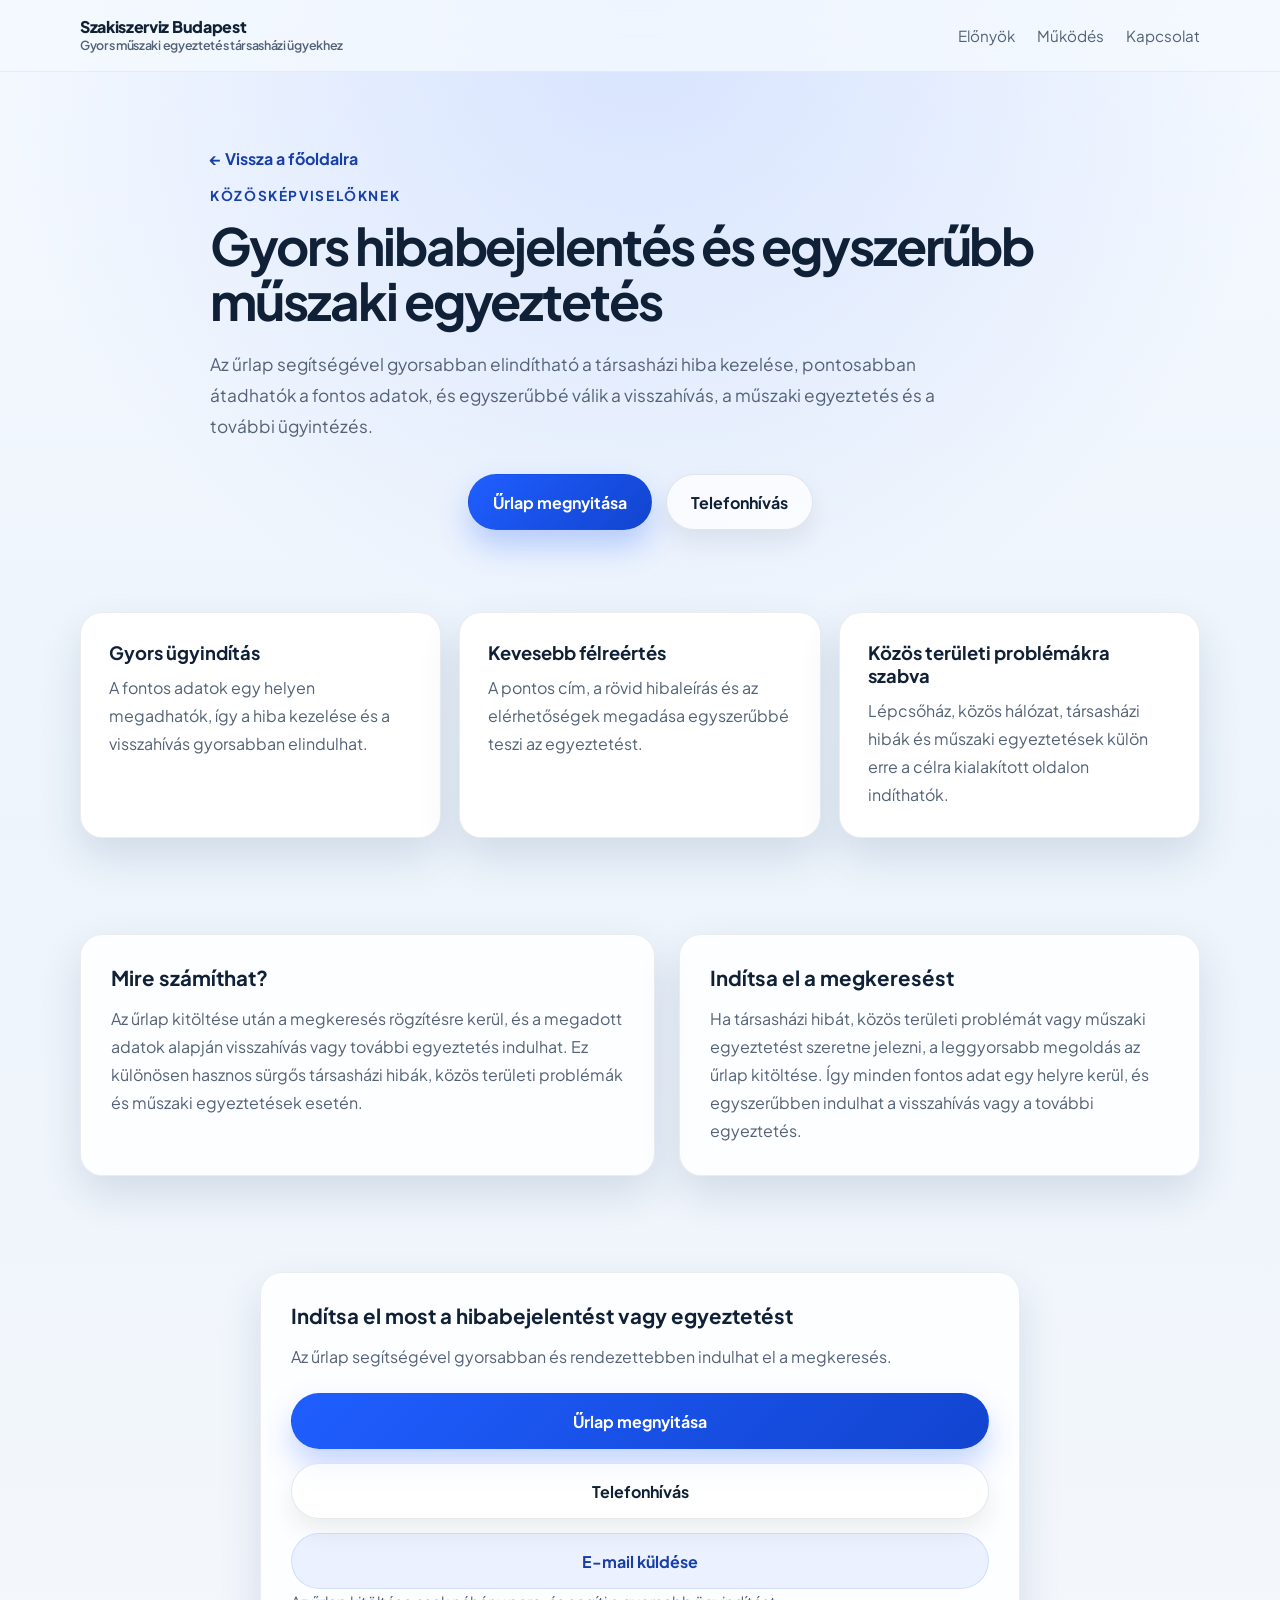
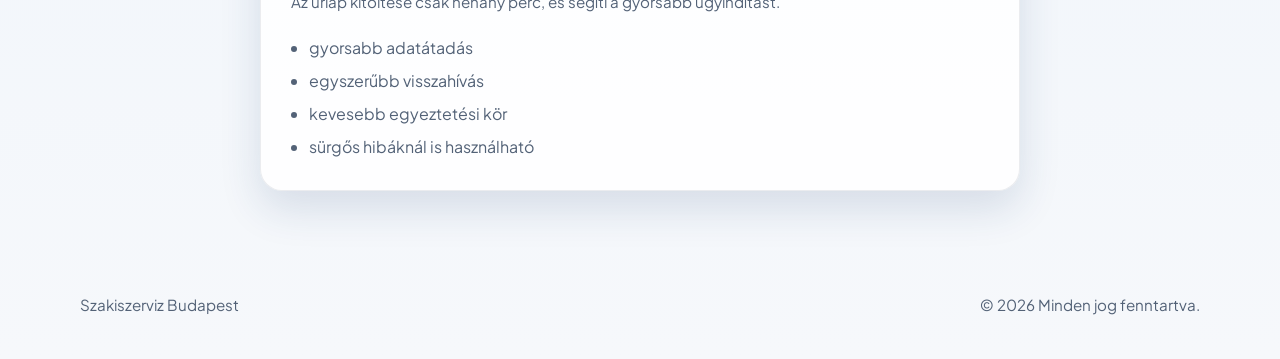
<file: kozoskepviselok/index.html>
<!DOCTYPE html>
<html lang="hu">
<head>
  <meta charset="UTF-8">
  <meta name="viewport" content="width=device-width, initial-scale=1.0">
  <title>Szakiszerviz Budapest | Közösképviselőknek</title>
  <meta name="description" content="Gyors hibabejelentés és egyszerűbb műszaki egyeztetés közösképviselőknek, társasházi ügyekhez.">
  <link rel="icon" href="/favicon.svg" type="image/svg+xml">
  <link rel="preconnect" href="https://fonts.googleapis.com">
  <link rel="preconnect" href="https://fonts.gstatic.com" crossorigin>
  <link href="https://fonts.googleapis.com/css2?family=Plus+Jakarta+Sans:wght@400;500;600;700;800&display=swap" rel="stylesheet">
  <link rel="stylesheet" href="/assets/css/style.css">
  <script defer src="/assets/js/main.js"></script>
</head>
<body>
  <div class="page-shell">
    <header class="site-header">
      <div class="container header-row">
        <a class="brand" data-link="home" href="/">
          <span class="brand-copy">
            <span class="brand-name">Szakiszerviz Budapest</span>
            <span class="brand-subtitle">Gyors műszaki egyeztetés társasházi ügyekhez</span>
          </span>
        </a>
        <nav class="header-nav" aria-label="Fő navigáció">
          <a href="#elonyok">Előnyök</a>
          <a href="#mukodes">Működés</a>
          <a href="#kapcsolat">Kapcsolat</a>
        </nav>
      </div>
    </header>

    <main>
      <section class="page-hero">
        <div class="container page-hero-inner">
          <a class="back-link" data-link="home" href="/">&larr; Vissza a főoldalra</a>
          <p class="page-kicker">KÖZÖSKÉPVISELŐKNEK</p>
          <h1 class="page-title">Gyors hibabejelentés és egyszerűbb műszaki egyeztetés</h1>
          <p class="page-copy">
            Az űrlap segítségével gyorsabban elindítható a társasházi hiba kezelése, pontosabban
            átadhatók a fontos adatok, és egyszerűbbé válik a visszahívás, a műszaki egyeztetés és
            a további ügyintézés.
          </p>
          <div class="hero-actions">
            <a class="button button-primary" data-link="kozoskepviseloForm" href="https://docs.google.com/forms/" target="_blank" rel="noopener noreferrer">Űrlap megnyitása</a>
            <a class="button button-secondary" href="tel:+36702477356">Telefonhívás</a>
          </div>
        </div>
      </section>

      <section class="section" id="elonyok">
        <div class="container">
          <div class="feature-grid">
            <article class="feature-card">
              <h3>Gyors ügyindítás</h3>
              <p>A fontos adatok egy helyen megadhatók, így a hiba kezelése és a visszahívás gyorsabban elindulhat.</p>
            </article>
            <article class="feature-card">
              <h3>Kevesebb félreértés</h3>
              <p>A pontos cím, a rövid hibaleírás és az elérhetőségek megadása egyszerűbbé teszi az egyeztetést.</p>
            </article>
            <article class="feature-card">
              <h3>Közös területi problémákra szabva</h3>
              <p>Lépcsőház, közös hálózat, társasházi hibák és műszaki egyeztetések külön erre a célra kialakított oldalon indíthatók.</p>
            </article>
          </div>
        </div>
      </section>

      <section class="section" id="mukodes">
        <div class="container split-panel">
          <article class="panel-card">
            <h3>Mire számíthat?</h3>
            <p>
              Az űrlap kitöltése után a megkeresés rögzítésre kerül, és a megadott adatok alapján
              visszahívás vagy további egyeztetés indulhat. Ez különösen hasznos sürgős társasházi
              hibák, közös területi problémák és műszaki egyeztetések esetén.
            </p>
          </article>
          <article class="panel-card">
            <h3>Indítsa el a megkeresést</h3>
            <p>
              Ha társasházi hibát, közös területi problémát vagy műszaki egyeztetést szeretne
              jelezni, a leggyorsabb megoldás az űrlap kitöltése. Így minden fontos adat egy helyre
              kerül, és egyszerűbben indulhat a visszahívás vagy a további egyeztetés.
            </p>
          </article>
        </div>
      </section>

      <section class="section" id="kapcsolat">
        <div class="container">
          <aside class="cta-panel cta-panel-strong">
            <h3>Indítsa el most a hibabejelentést vagy egyeztetést</h3>
            <p>Az űrlap segítségével gyorsabban és rendezettebben indulhat el a megkeresés.</p>
            <div class="button-row">
              <a class="button button-primary" data-link="kozoskepviseloForm" href="https://docs.google.com/forms/" target="_blank" rel="noopener noreferrer">Űrlap megnyitása</a>
              <a class="button button-secondary" href="tel:+36702477356">Telefonhívás</a>
              <a class="button button-ghost" href="mailto:szakiszervizbp@gmail.com">E-mail küldése</a>
            </div>
            <p class="mini-note">Az űrlap kitöltése csak néhány perc, és segíti a gyorsabb ügyindítást.</p>
            <ul class="bullet-list compact-list">
              <li>gyorsabb adatátadás</li>
              <li>egyszerűbb visszahívás</li>
              <li>kevesebb egyeztetési kör</li>
              <li>sürgős hibáknál is használható</li>
            </ul>
          </aside>
        </div>
      </section>
    </main>

    <footer class="site-footer">
      <div class="container footer-row">
        <p>Szakiszerviz Budapest</p>
        <p>&copy; <span id="current-year"></span> Minden jog fenntartva.</p>
      </div>
    </footer>
  </div>
</body>
</html>
</file>
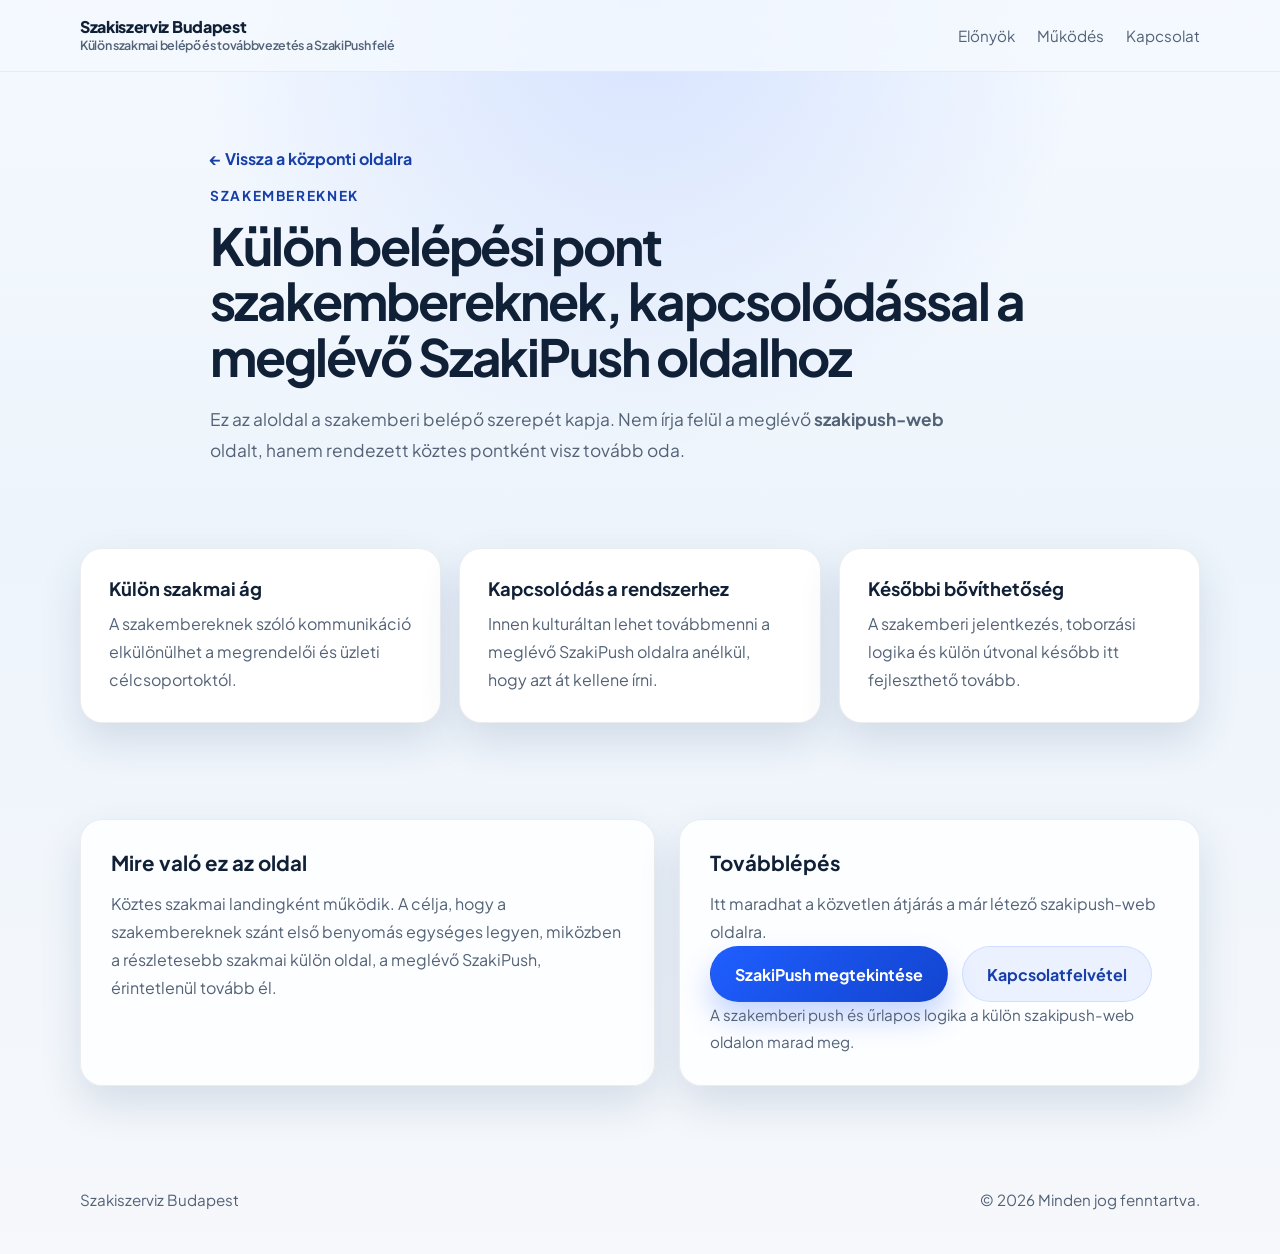
<file: szakemberek/index.html>
<!DOCTYPE html>
<html lang="hu">
<head>
  <meta charset="UTF-8">
  <meta name="viewport" content="width=device-width, initial-scale=1.0">
  <title>Szakiszerviz Budapest | Szakembereknek</title>
  <meta name="description" content="Külön aloldal szakembereknek, belépéssel a meglévő szakipush-web oldal felé.">
  <link rel="icon" href="/favicon.svg" type="image/svg+xml">
  <link rel="preconnect" href="https://fonts.googleapis.com">
  <link rel="preconnect" href="https://fonts.gstatic.com" crossorigin>
  <link href="https://fonts.googleapis.com/css2?family=Plus+Jakarta+Sans:wght@400;500;600;700;800&display=swap" rel="stylesheet">
  <link rel="stylesheet" href="/assets/css/style.css">
  <script defer src="/assets/js/main.js"></script>
</head>
<body>
  <div class="page-shell">
    <header class="site-header">
      <div class="container header-row">
        <a class="brand" data-link="home" href="/">
          <span class="brand-copy">
            <span class="brand-name">Szakiszerviz Budapest</span>
            <span class="brand-subtitle">Külön szakmai belépő és továbbvezetés a SzakiPush felé</span>
          </span>
        </a>
        <nav class="header-nav" aria-label="Fő navigáció">
          <a href="#elonyok">Előnyök</a>
          <a href="#mukodes">Működés</a>
          <a href="#kapcsolat">Kapcsolat</a>
        </nav>
      </div>
    </header>

    <main>
      <section class="page-hero">
        <div class="container page-hero-inner">
          <a class="back-link" data-link="home" href="/">&larr; Vissza a központi oldalra</a>
          <p class="page-kicker">Szakembereknek</p>
          <h1 class="page-title">Külön belépési pont szakembereknek, kapcsolódással a meglévő SzakiPush oldalhoz</h1>
          <p class="page-copy">
            Ez az aloldal a szakemberi belépő szerepét kapja. Nem írja felül a meglévő
            <strong>szakipush-web</strong> oldalt, hanem rendezett köztes pontként visz tovább oda.
          </p>
        </div>
      </section>

      <section class="section" id="elonyok">
        <div class="container">
          <div class="feature-grid">
            <article class="feature-card">
              <h3>Külön szakmai ág</h3>
              <p>A szakembereknek szóló kommunikáció elkülönülhet a megrendelői és üzleti célcsoportoktól.</p>
            </article>
            <article class="feature-card">
              <h3>Kapcsolódás a rendszerhez</h3>
              <p>Innen kulturáltan lehet továbbmenni a meglévő SzakiPush oldalra anélkül, hogy azt át kellene írni.</p>
            </article>
            <article class="feature-card">
              <h3>Későbbi bővíthetőség</h3>
              <p>A szakemberi jelentkezés, toborzási logika és külön útvonal később itt fejleszthető tovább.</p>
            </article>
          </div>
        </div>
      </section>

      <section class="section" id="mukodes">
        <div class="container split-panel">
          <article class="panel-card">
            <h3>Mire való ez az oldal</h3>
            <p>
              Köztes szakmai landingként működik. A célja, hogy a szakembereknek szánt első benyomás
              egységes legyen, miközben a részletesebb szakmai külön oldal, a meglévő SzakiPush,
              érintetlenül tovább él.
            </p>
          </article>
          <aside class="cta-panel" id="kapcsolat">
            <h3>Továbblépés</h3>
            <p>Itt maradhat a közvetlen átjárás a már létező szakipush-web oldalra.</p>
            <div class="button-row">
              <a class="button button-primary" data-link="szakipush" href="/szakipush-web/">SzakiPush megtekintése</a>
              <a class="button button-ghost" href="mailto:szakiszervizbp@gmail.com">Kapcsolatfelvétel</a>
            </div>
            <p class="mini-note">A szakemberi push és űrlapos logika a külön szakipush-web oldalon marad meg.</p>
          </aside>
        </div>
      </section>
    </main>

    <footer class="site-footer">
      <div class="container footer-row">
        <p>Szakiszerviz Budapest</p>
        <p>&copy; <span id="current-year"></span> Minden jog fenntartva.</p>
      </div>
    </footer>
  </div>
</body>
</html>
</file>
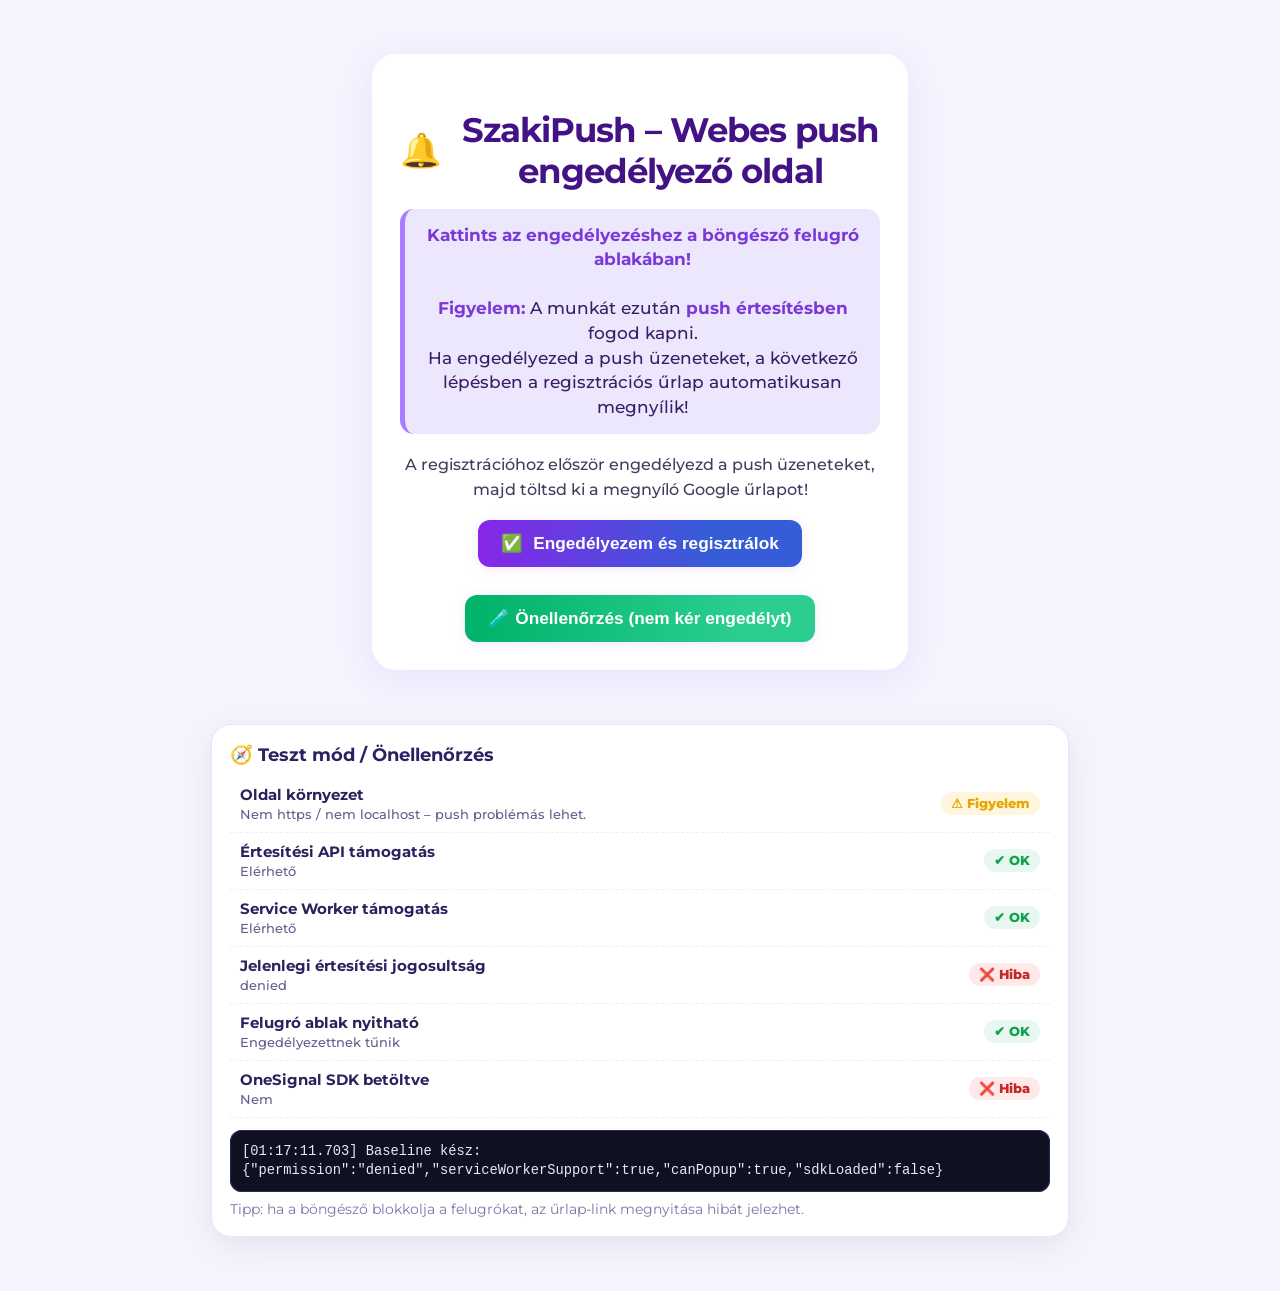
<file: szakipush-web/index.html>
<!DOCTYPE html>
<html lang="hu">
<head>
  <meta charset="UTF-8">
  <meta name="viewport" content="width=device-width, initial-scale=1">
  <title>SzakiPush – Webes push engedélyező oldal</title>
  <link rel="icon" href="/favicon.svg" type="image/svg+xml">
  <link href="https://fonts.googleapis.com/css2?family=Montserrat:wght@700;500&display=swap" rel="stylesheet">
  <script src="https://cdn.onesignal.com/sdks/web/v16/OneSignalSDK.page.js" defer></script>
  <style>
    :root {
      --violet: #431385;
      --bg: #f6f3ff;
      --card: #fff;
      --ink: #391d66;
      --soft: #ece7fc;
      --ok: #12a150;
      --warn: #e6a700;
      --err: #c62828;
      --muted: #6a5b8d;
    }

    body {
      margin: 0;
      padding: 0;
      background: var(--bg);
      font-family: "Montserrat", Arial, sans-serif;
    }

    .container {
      max-width: 480px;
      margin: 54px auto;
      padding: 32px 28px 28px;
      background: var(--card);
      border-radius: 24px;
      box-shadow: 0 8px 36px #4f24af14;
      text-align: center;
      position: relative;
      animation: fadein 0.7s;
    }

    @keyframes fadein {
      from {
        opacity: 0;
        transform: translateY(20px);
      }

      to {
        opacity: 1;
        transform: none;
      }
    }

    h1 {
      margin-bottom: 18px;
      color: var(--violet);
      font-size: 2.1rem;
      font-weight: 700;
      letter-spacing: -1px;
      display: flex;
      align-items: center;
      justify-content: center;
      gap: 13px;
    }

    .emoji {
      font-size: 2.1rem;
      margin-right: 6px;
    }

    .info-box {
      margin-bottom: 16px;
      padding: 14px 16px;
      background: var(--soft);
      color: var(--ink);
      border-radius: 14px;
      border-left: 5px solid #a87cff;
      font-size: 1.07rem;
      font-weight: 500;
      line-height: 1.44;
      text-align: center;
    }

    .info-box b {
      color: #7b38d8;
    }

    .main-btn,
    .next-btn,
    .test-btn {
      margin-top: 18px;
      padding: 13px 23px;
      border: none;
      border-radius: 12px;
      color: #fff;
      font-size: 1.08rem;
      font-weight: 700;
      cursor: pointer;
      display: inline-flex;
      align-items: center;
      gap: 10px;
      box-shadow: 0 2px 12px #9c59ef25;
      transition: transform 0.14s, box-shadow 0.14s, opacity 0.14s;
    }

    .main-btn {
      background: linear-gradient(90deg, #8726e7, #365cd8 70%);
    }

    .next-btn {
      display: none;
      border-radius: 9px;
      background: linear-gradient(90deg, #4cafff, #807fff 80%);
    }

    .test-btn {
      background: linear-gradient(90deg, #00b26a, #2bce8f 80%);
    }

    .main-btn:active,
    .next-btn:active,
    .test-btn:active {
      transform: scale(0.97);
    }

    .thanks {
      margin-top: 24px;
      padding: 10px 16px;
      background: #e0ffed;
      color: var(--ink);
      border-radius: 10px;
      font-size: 1.13rem;
      font-weight: 600;
      display: none;
      animation: fadein 0.7s;
    }

    .notice {
      margin-top: 18px;
      color: #443b5e;
      font-size: 0.98rem;
      font-weight: 500;
      line-height: 1.6;
    }

    .diag {
      max-width: 820px;
      margin: 24px auto 54px;
      padding: 18px;
      background: #ffffff;
      border: 1px solid #e9e4ff;
      border-radius: 20px;
      box-shadow: 0 8px 30px #00000012;
    }

    .diag h2 {
      margin: 0 0 10px;
      color: #2a2260;
      font-size: 1.15rem;
      text-align: left;
    }

    .checks {
      color: #2a225c;
      font-size: 0.95rem;
      text-align: left;
    }

    .check {
      display: flex;
      align-items: center;
      justify-content: space-between;
      gap: 10px;
      padding: 9px 10px;
      border-bottom: 1px dashed #eee;
    }

    .check small {
      color: var(--muted);
      font-weight: 500;
    }

    .badge {
      padding: 4px 10px;
      border-radius: 999px;
      font-size: 0.8rem;
      font-weight: 800;
    }

    .ok {
      background: #e8f7ef;
      color: var(--ok);
    }

    .warn {
      background: #fff6dd;
      color: var(--warn);
    }

    .err {
      background: #ffe8e8;
      color: var(--err);
    }

    .log {
      margin-top: 12px;
      padding: 12px;
      background: #0f1020;
      color: #e8e8ff;
      border-radius: 12px;
      box-shadow: inset 0 0 0 1px #2a2a55;
      font-family: ui-monospace, SFMono-Regular, Menlo, Consolas, monospace;
      font-size: 0.86rem;
      line-height: 1.4;
      max-height: 220px;
      overflow: auto;
    }

    .row {
      display: flex;
      gap: 10px;
      flex-wrap: wrap;
      justify-content: center;
    }

    .muted {
      margin-top: 8px;
      color: #7e73a6;
      font-size: 0.9rem;
    }

    .hidden {
      display: none !important;
    }
  </style>
</head>
<body>
  <div class="container">
    <h1><span class="emoji">🔔</span> SzakiPush – Webes push engedélyező oldal</h1>

    <div class="info-box">
      <b>Kattints az engedélyezéshez a böngésző felugró ablakában!</b><br><br>
      <b>Figyelem:</b> A munkát ezután <b>push értesítésben</b> fogod kapni.<br>
      Ha engedélyezed a push üzeneteket, a következő lépésben a regisztrációs űrlap automatikusan megnyílik!
    </div>

    <div class="notice">
      A regisztrációhoz először engedélyezd a push üzeneteket,<br>
      majd töltsd ki a megnyíló Google űrlapot!
    </div>

    <div class="row">
      <button class="main-btn" id="pushBtn">
        <span class="icon">✅</span> Engedélyezem és regisztrálok
      </button>
      <button class="test-btn" id="selfTestBtn">
        🧪 Önellenőrzés (nem kér engedélyt)
      </button>
    </div>

    <div class="thanks" id="doneMsg">
      Köszönjük, az értesítés engedélyezve!<br>
      <span style="font-weight: 400;">Tovább a regisztrációhoz:</span>
    </div>
    <button class="next-btn" id="nextBtn">
      <span class="icon">📝</span> Google űrlap kitöltése
    </button>
  </div>

  <div class="diag" id="diagPanel">
    <h2>🧭 Teszt mód / Önellenőrzés</h2>
    <div class="checks" id="checks"></div>
    <div class="log" id="log"></div>
    <div class="muted">Tipp: ha a böngésző blokkolja a felugrókat, az űrlap-link megnyitása hibát jelezhet.</div>
  </div>

  <script>
    const APP_ID = "os_v2_org_zwupsdpxofapbkx5qoxo62qtpa5fs3up5lrutln3dklvjivka7ylppvebxqzwiklcryg3et4daxqpm7ctjx5uoe7sfy7mbaxjcuab5y";
    const FORM_URL = "https://docs.google.com/forms/d/e/1FAIpQLSfwmK4o09-j7fxWj_gqVe7tf1Z1grngHYUfsA0N2FECY5oljA/viewform";

    const $ = (selector) => document.querySelector(selector);
    const logEl = $("#log");
    const checksEl = $("#checks");

    function log(message, data) {
      const time = new Date().toISOString().split("T")[1].replace("Z", "");
      if (data !== undefined) {
        logEl.textContent += `[${time}] ${message}: ${safeStringify(data)}\n`;
      } else {
        logEl.textContent += `[${time}] ${message}\n`;
      }
      logEl.scrollTop = logEl.scrollHeight;
      console.debug(message, data ?? "");
    }

    function safeStringify(value) {
      try {
        return typeof value === "string" ? value : JSON.stringify(value);
      } catch (error) {
        return String(value);
      }
    }

    function setCheck(id, label, status, detail) {
      let row = document.getElementById(id);
      if (!row) {
        row = document.createElement("div");
        row.className = "check";
        row.id = id;
        row.innerHTML = `<div><b>${label}</b><br><small></small></div><span class="badge"></span>`;
        checksEl.appendChild(row);
      }

      const badge = row.querySelector(".badge");
      const small = row.querySelector("small");
      small.textContent = detail || "";
      badge.className = "badge " + (status === "ok" ? "ok" : status === "warn" ? "warn" : "err");
      badge.textContent = status === "ok" ? "✔ OK" : status === "warn" ? "⚠ Figyelem" : "❌ Hiba";
    }

    function supportsNotifications() {
      return "Notification" in window;
    }

    function isSecureContextPage() {
      return location.protocol === "https:" || location.hostname === "localhost";
    }

    function popupTest() {
      let popup = null;
      try {
        popup = window.open("about:blank", "_blank");
      } catch (error) {
        return false;
      }

      if (popup && !popup.closed) {
        popup.close();
        return true;
      }

      return false;
    }

    async function baselineDiagnostics() {
      setCheck("chk_env", "Oldal környezet", "ok", `${location.protocol}//${location.host}${location.pathname}`);
      if (!isSecureContextPage()) {
        setCheck("chk_env", "Oldal környezet", "warn", "Nem https / nem localhost – push problémás lehet.");
      }

      const notif = supportsNotifications();
      setCheck("chk_notif_api", "Értesítési API támogatás", notif ? "ok" : "err", notif ? "Elérhető" : "Nem támogatott a böngészőben");

      const serviceWorkerSupport = "serviceWorker" in navigator;
      setCheck("chk_sw", "Service Worker támogatás", serviceWorkerSupport ? "ok" : "err", serviceWorkerSupport ? "Elérhető" : "Hiányzik");

      const permission = (window.Notification && Notification.permission) || "ismeretlen";
      setCheck(
        "chk_perm",
        "Jelenlegi értesítési jogosultság",
        permission === "granted" ? "ok" : permission === "default" ? "warn" : "err",
        permission
      );

      const canPopup = popupTest();
      setCheck("chk_popup", "Felugró ablak nyitható", canPopup ? "ok" : "warn", canPopup ? "Engedélyezettnek tűnik" : "Lehet, hogy blokkolva van");

      const sdkLoaded = !!window.OneSignalDeferred || !!window.OneSignal;
      setCheck("chk_sdk", "OneSignal SDK betöltve", sdkLoaded ? "ok" : "err", sdkLoaded ? "Igen" : "Nem");
      log("Baseline kész", { permission, serviceWorkerSupport, canPopup, sdkLoaded });
    }

    async function enablePushAndOpenForm() {
      document.getElementById("pushBtn").disabled = true;

      window.OneSignalDeferred = window.OneSignalDeferred || [];
      OneSignalDeferred.push(async function (OneSignal) {
        try {
          log("OneSignal.init indul");
          setCheck("chk_init", "OneSignal inicializálás", "warn", "Folyamatban...");
          await OneSignal.init({ appId: APP_ID });
          setCheck("chk_init", "OneSignal inicializálás", "ok", "Sikeres");
          log("OneSignal.init kész");

          if (Notification.permission === "granted") {
            setCheck("chk_perm", "Jelenlegi értesítési jogosultság", "ok", "granted (korábban engedélyezve)");
          }

          if (Notification.permission !== "granted") {
            setCheck("chk_prompt", "Engedélykérés (slidedown)", "warn", "Megjelenítés kérése…");
            log("showSlidedownPrompt hívás");
            await OneSignal.showSlidedownPrompt();
            setCheck(
              "chk_prompt",
              "Engedélykérés (slidedown)",
              Notification.permission === "granted" ? "ok" : Notification.permission === "default" ? "warn" : "err",
              `Permission: ${Notification.permission}`
            );
            log("showSlidedownPrompt visszatért", Notification.permission);
          } else {
            setCheck("chk_prompt", "Engedélykérés (slidedown)", "ok", "Már engedélyezve – nem szükséges");
          }

          const isEnabled = await OneSignal.Notifications.isPushEnabled();
          setCheck("chk_enabled", "Push engedélyezve", isEnabled ? "ok" : "err", String(isEnabled));
          log("isPushEnabled", isEnabled);

          let playerId = null;
          try {
            playerId = await OneSignal.User.getId();
            setCheck("chk_player", "OneSignal Player ID", playerId ? "ok" : "warn", playerId || "Nincs még");
            log("PlayerID", playerId);
          } catch (error) {
            setCheck("chk_player", "OneSignal Player ID", "err", "Hiba a lekéréskor");
            log("PlayerID hiba", error);
          }

          if (isEnabled) {
            document.getElementById("doneMsg").style.display = "block";
            document.getElementById("nextBtn").style.display = "inline-flex";
            document.getElementById("pushBtn").classList.add("hidden");
            setCheck("chk_ui", "UI frissítés", "ok", "Köszönő üzenet és Tovább gomb látható");
          } else {
            setCheck("chk_ui", "UI frissítés", "warn", "Nincs engedély – marad az Engedélyezem gomb");
            alert("Az értesítést nem engedélyezted – frissítsd az oldalt, ha újra próbálod.");
          }

          if (isEnabled) {
            const popup = window.open(FORM_URL, "_blank");
            if (!popup) {
              setCheck("chk_form", "Űrlapmegnyitás", "warn", "A böngésző blokkolta a felugró ablakot");
              log("Űrlap megnyitása: popup blokkolva lehet");
            } else {
              setCheck("chk_form", "Űrlapmegnyitás", "ok", "Megnyitva új fülön");
              log("Űrlap megnyitva");
            }
          } else {
            setCheck("chk_form", "Űrlapmegnyitás", "warn", "Nem engedélyezett push – nem nyitjuk automatikusan");
          }
        } catch (error) {
          setCheck("chk_init", "OneSignal inicializálás", "err", "Hiba történt");
          log("OneSignal.init/futtatás hiba", error);
          alert("Hiba történt az engedélyezés közben. Részletek a naplóban.");
        } finally {
          document.getElementById("pushBtn").disabled = false;
        }
      });
    }

    function goToForm() {
      const popup = window.open(FORM_URL, "_blank");
      if (!popup) {
        setCheck("chk_form", "Űrlapmegnyitás", "warn", "A böngésző blokkolta a felugró ablakot");
        log("Kézi űrlap megnyitás: popup blokkolva lehet");
      } else {
        setCheck("chk_form", "Űrlapmegnyitás", "ok", "Megnyitva új fülön");
        log("Kézi űrlap megnyitva");
      }
    }

    async function runSelfTest() {
      log("Önellenőrzés indult…");
      await baselineDiagnostics();

      window.OneSignalDeferred = window.OneSignalDeferred || [];
      let sdkReady = false;
      try {
        OneSignalDeferred.push(async () => {
          sdkReady = true;
          setCheck("chk_sdk_ready", "OneSignal objektum elérhető", "ok", "Callback fut");
          log("OneSignal callback fut");
        });
        await new Promise((resolve) => setTimeout(resolve, 400));
        if (!sdkReady) {
          setCheck("chk_sdk_ready", "OneSignal objektum elérhető", "warn", "Lehet, hogy még töltődik…");
        }
      } catch (error) {
        setCheck("chk_sdk_ready", "OneSignal objektum elérhető", "err", "Hiba történt");
        log("SDK ready ellenőrzés hiba", error);
      }

      log("Önellenőrzés befejezve.");
    }

    document.addEventListener("DOMContentLoaded", async () => {
      await baselineDiagnostics();

      document.getElementById("pushBtn").addEventListener("click", enablePushAndOpenForm);
      document.getElementById("nextBtn").addEventListener("click", goToForm);
      document.getElementById("selfTestBtn").addEventListener("click", runSelfTest);

      if (typeof Notification !== "undefined" && Notification.permission === "granted") {
        log("Permission már granted induláskor");
        setCheck("chk_perm", "Jelenlegi értesítési jogosultság", "ok", "granted (induláskor)");
      }
    });
  </script>
</body>
</html>
</file>
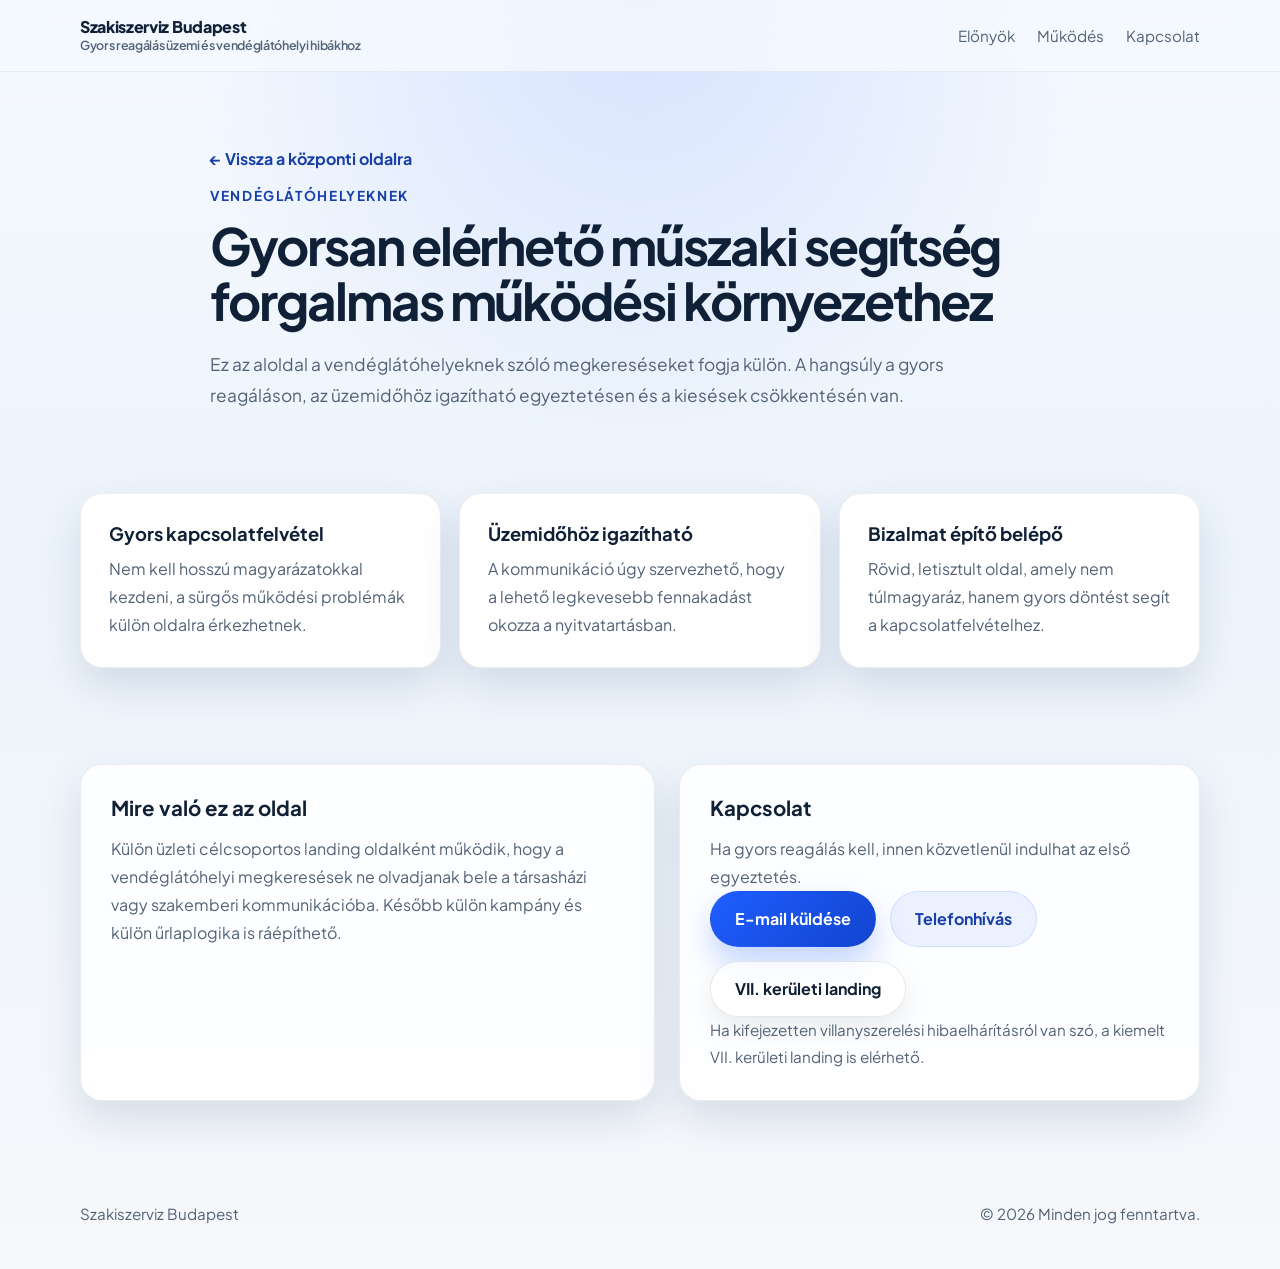
<file: vendeglatohelyek/index.html>
<!DOCTYPE html>
<html lang="hu">
<head>
  <meta charset="UTF-8">
  <meta name="viewport" content="width=device-width, initial-scale=1.0">
  <title>Szakiszerviz Budapest | Vendéglátóhelyeknek</title>
  <meta name="description" content="Külön aloldal vendéglátóhelyeknek, gyors reagálású műszaki és hibaelhárítási megkeresésekhez.">
  <link rel="icon" href="/favicon.svg" type="image/svg+xml">
  <link rel="preconnect" href="https://fonts.googleapis.com">
  <link rel="preconnect" href="https://fonts.gstatic.com" crossorigin>
  <link href="https://fonts.googleapis.com/css2?family=Plus+Jakarta+Sans:wght@400;500;600;700;800&display=swap" rel="stylesheet">
  <link rel="stylesheet" href="/assets/css/style.css">
  <script defer src="/assets/js/main.js"></script>
</head>
<body>
  <div class="page-shell">
    <header class="site-header">
      <div class="container header-row">
        <a class="brand" data-link="home" href="/">
          <span class="brand-copy">
            <span class="brand-name">Szakiszerviz Budapest</span>
            <span class="brand-subtitle">Gyors reagálás üzemi és vendéglátóhelyi hibákhoz</span>
          </span>
        </a>
        <nav class="header-nav" aria-label="Fő navigáció">
          <a href="#elonyok">Előnyök</a>
          <a href="#mukodes">Működés</a>
          <a href="#kapcsolat">Kapcsolat</a>
        </nav>
      </div>
    </header>

    <main>
      <section class="page-hero">
        <div class="container page-hero-inner">
          <a class="back-link" data-link="home" href="/">&larr; Vissza a központi oldalra</a>
          <p class="page-kicker">Vendéglátóhelyeknek</p>
          <h1 class="page-title">Gyorsan elérhető műszaki segítség forgalmas működési környezethez</h1>
          <p class="page-copy">
            Ez az aloldal a vendéglátóhelyeknek szóló megkereséseket fogja külön. A hangsúly a gyors
            reagáláson, az üzemidőhöz igazítható egyeztetésen és a kiesések csökkentésén van.
          </p>
        </div>
      </section>

      <section class="section" id="elonyok">
        <div class="container">
          <div class="feature-grid">
            <article class="feature-card">
              <h3>Gyors kapcsolatfelvétel</h3>
              <p>Nem kell hosszú magyarázatokkal kezdeni, a sürgős működési problémák külön oldalra érkezhetnek.</p>
            </article>
            <article class="feature-card">
              <h3>Üzemidőhöz igazítható</h3>
              <p>A kommunikáció úgy szervezhető, hogy a lehető legkevesebb fennakadást okozza a nyitvatartásban.</p>
            </article>
            <article class="feature-card">
              <h3>Bizalmat építő belépő</h3>
              <p>Rövid, letisztult oldal, amely nem túlmagyaráz, hanem gyors döntést segít a kapcsolatfelvételhez.</p>
            </article>
          </div>
        </div>
      </section>

      <section class="section" id="mukodes">
        <div class="container split-panel">
          <article class="panel-card">
            <h3>Mire való ez az oldal</h3>
            <p>
              Külön üzleti célcsoportos landing oldalként működik, hogy a vendéglátóhelyi megkeresések
              ne olvadjanak bele a társasházi vagy szakemberi kommunikációba. Később külön kampány és
              külön űrlaplogika is ráépíthető.
            </p>
          </article>
          <aside class="cta-panel" id="kapcsolat">
            <h3>Kapcsolat</h3>
            <p>Ha gyors reagálás kell, innen közvetlenül indulhat az első egyeztetés.</p>
            <div class="button-row">
              <a class="button button-primary" href="mailto:szakiszervizbp@gmail.com">E-mail küldése</a>
              <a class="button button-ghost" href="tel:+36702477356">Telefonhívás</a>
              <a class="button button-secondary" data-link="villanyszereloVii" href="/villanyszerelo-vii/">VII. kerületi landing</a>
            </div>
            <p class="mini-note">Ha kifejezetten villanyszerelési hibaelhárításról van szó, a kiemelt VII. kerületi landing is elérhető.</p>
          </aside>
        </div>
      </section>
    </main>

    <footer class="site-footer">
      <div class="container footer-row">
        <p>Szakiszerviz Budapest</p>
        <p>&copy; <span id="current-year"></span> Minden jog fenntartva.</p>
      </div>
    </footer>
  </div>
</body>
</html>
</file>
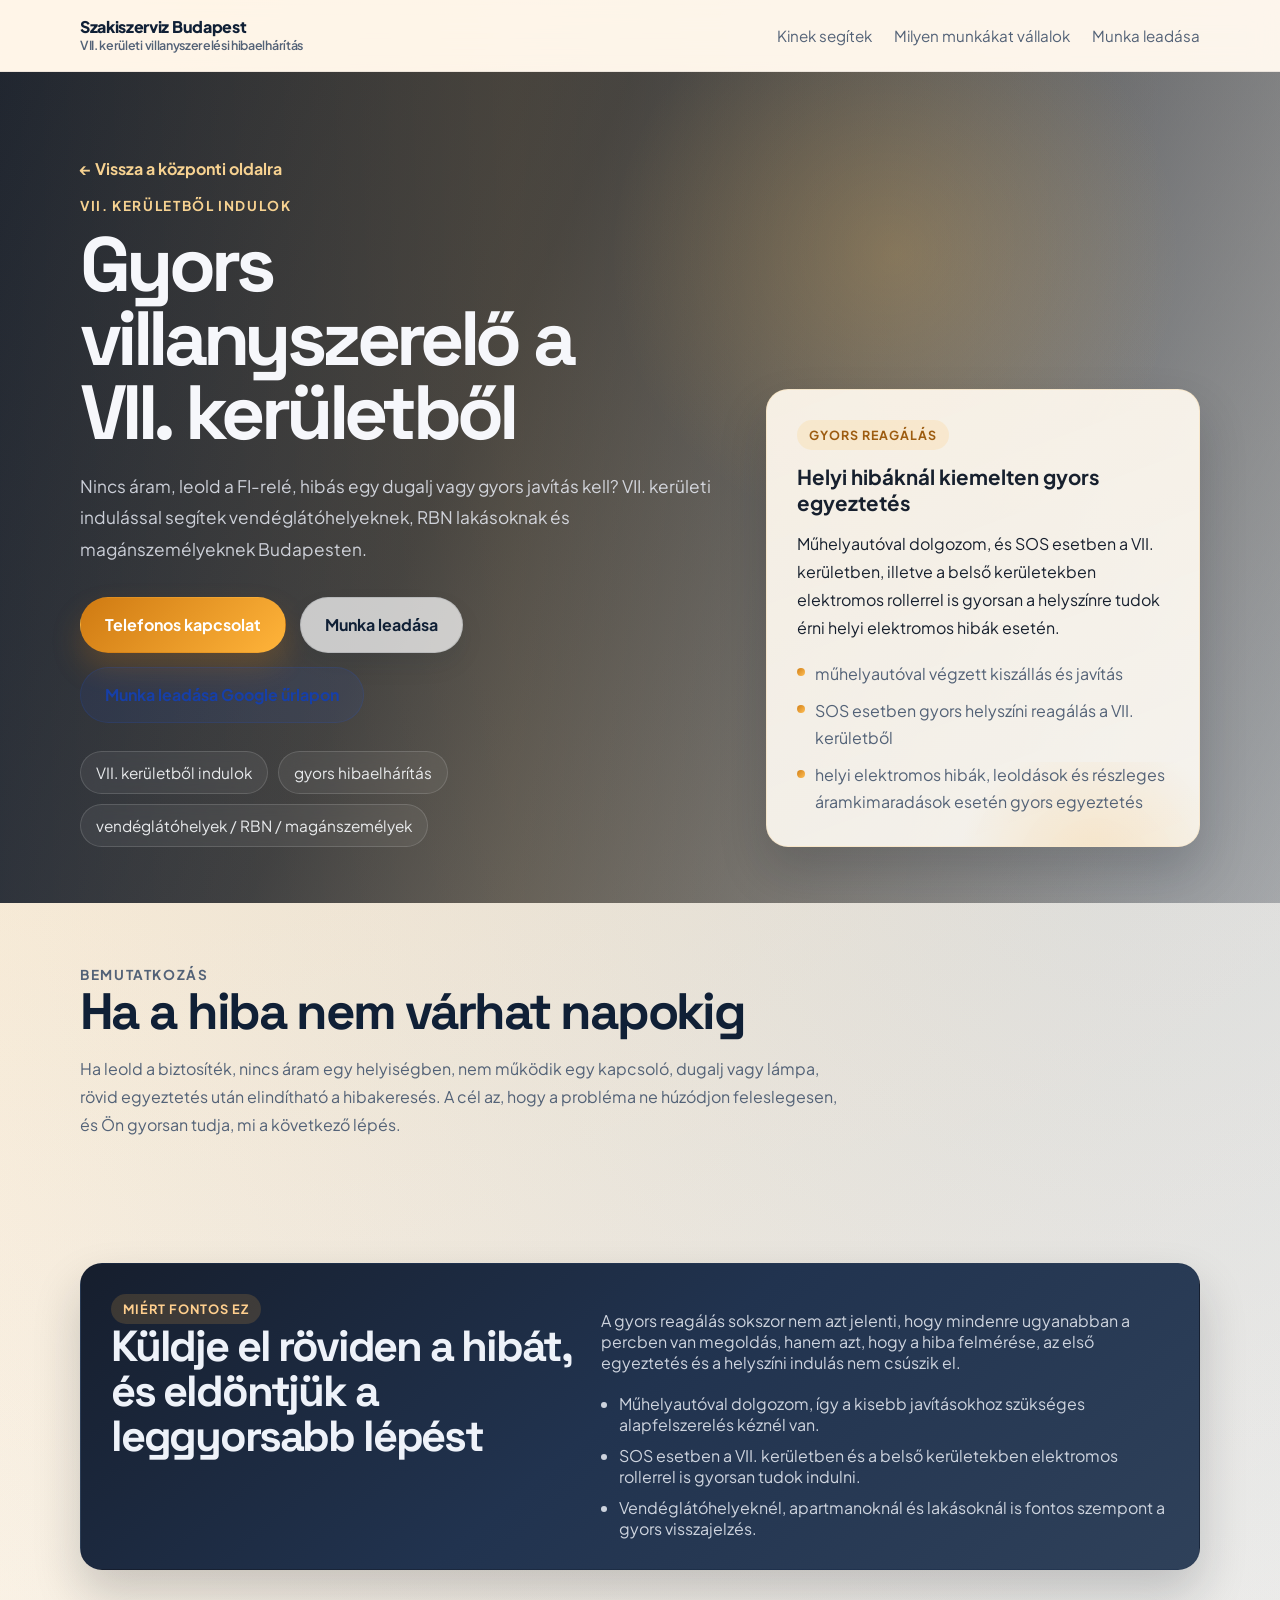
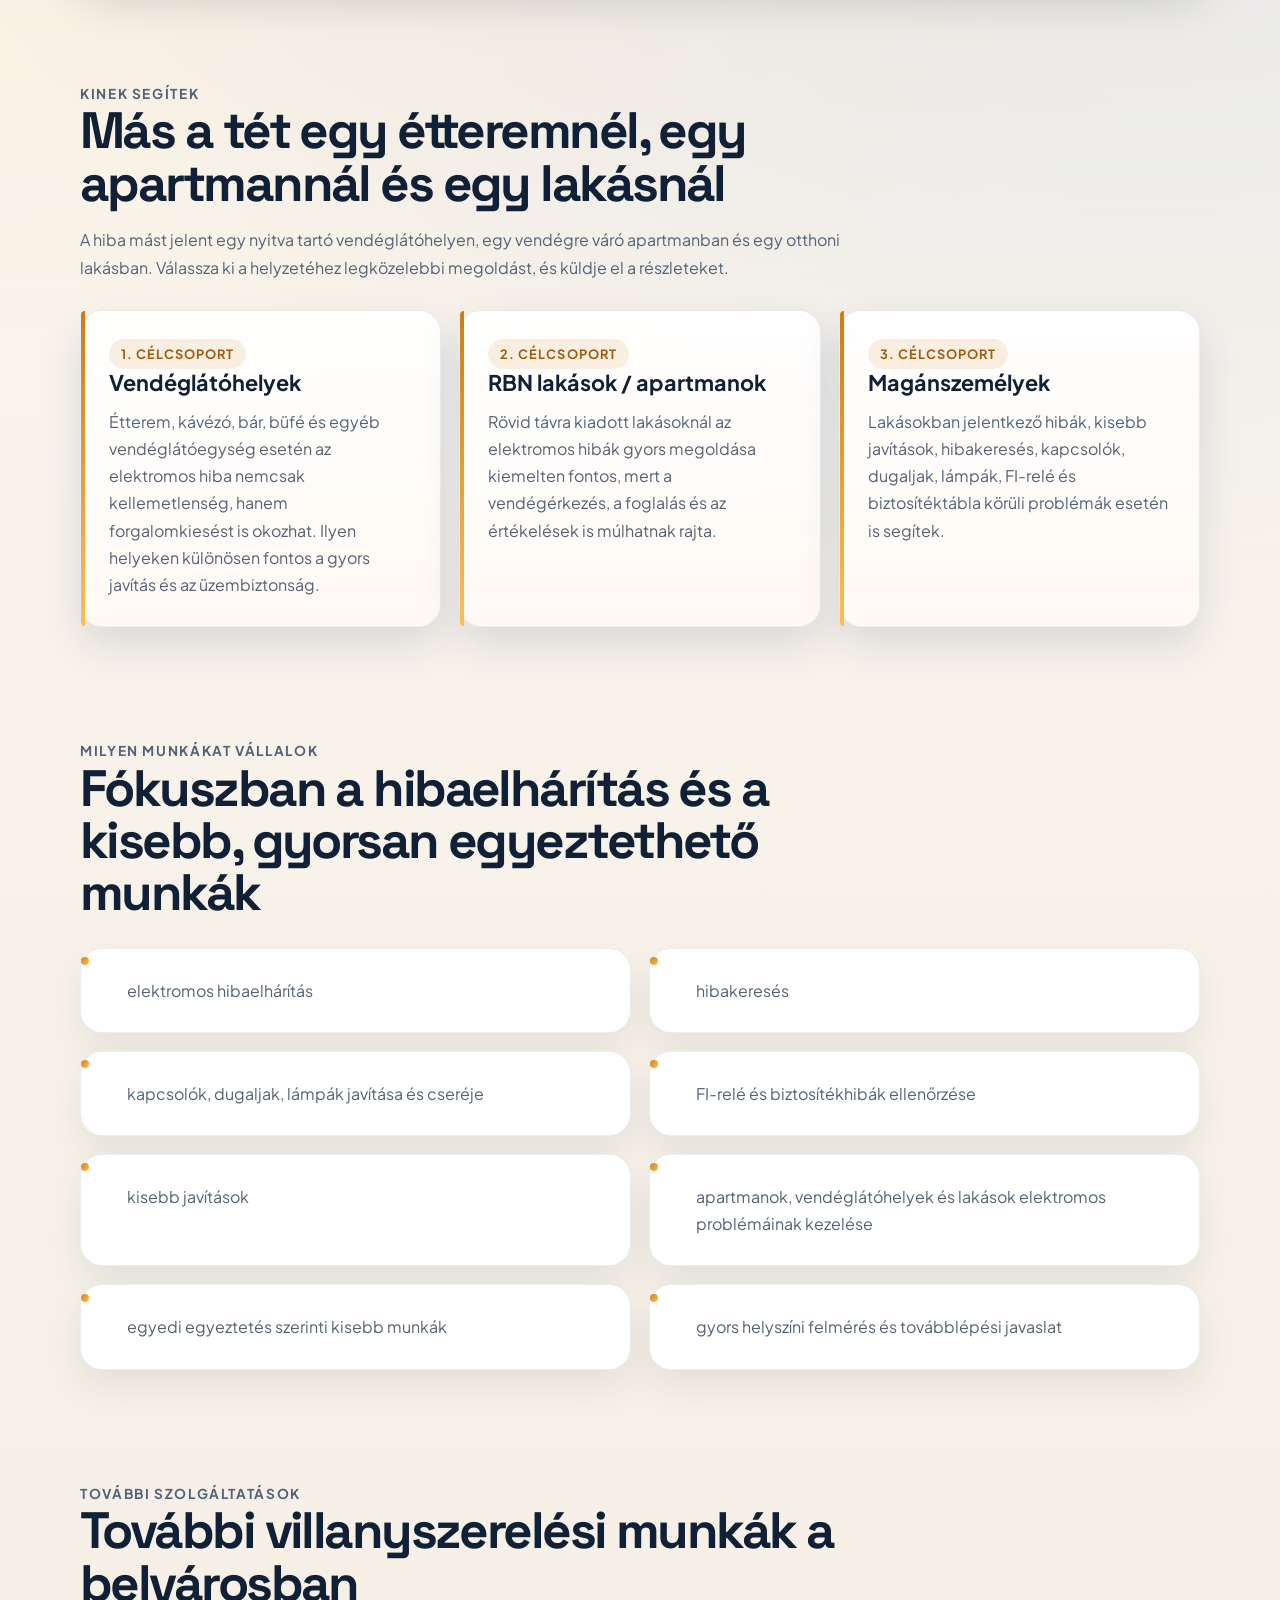
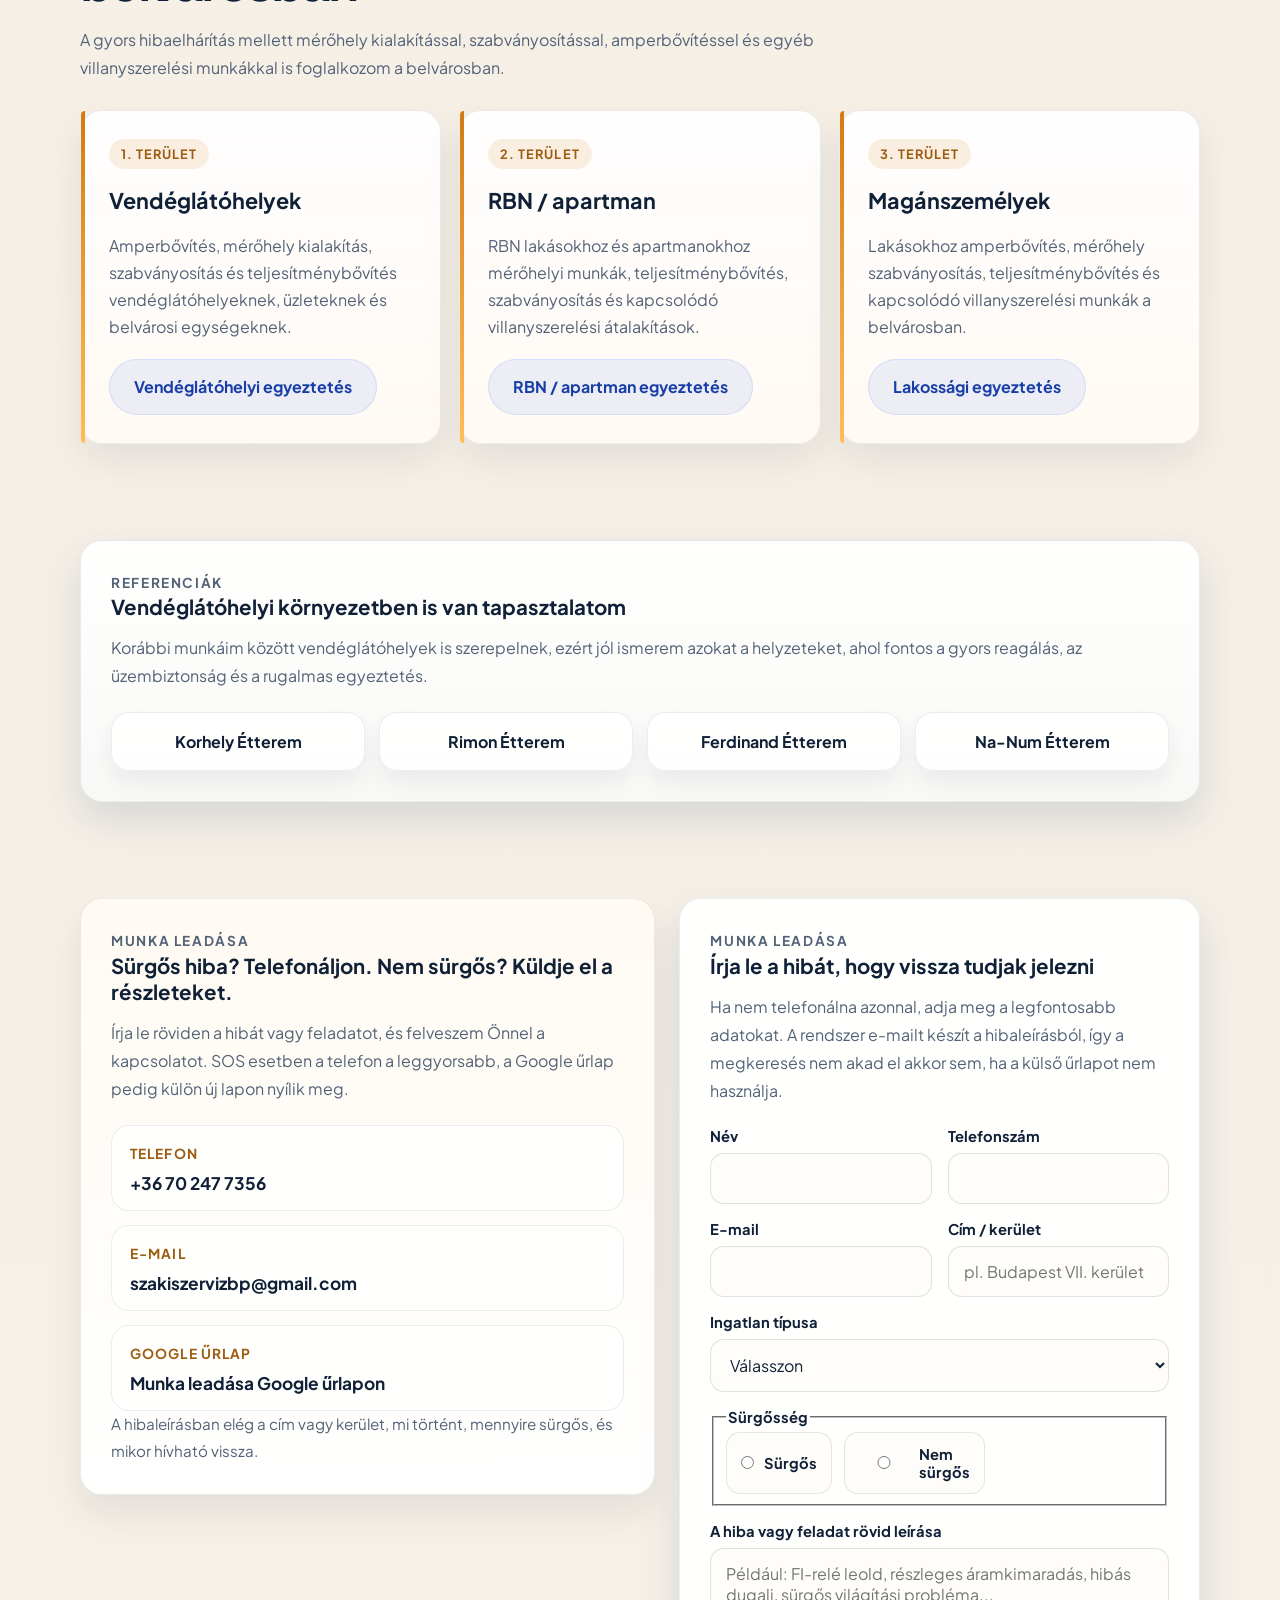
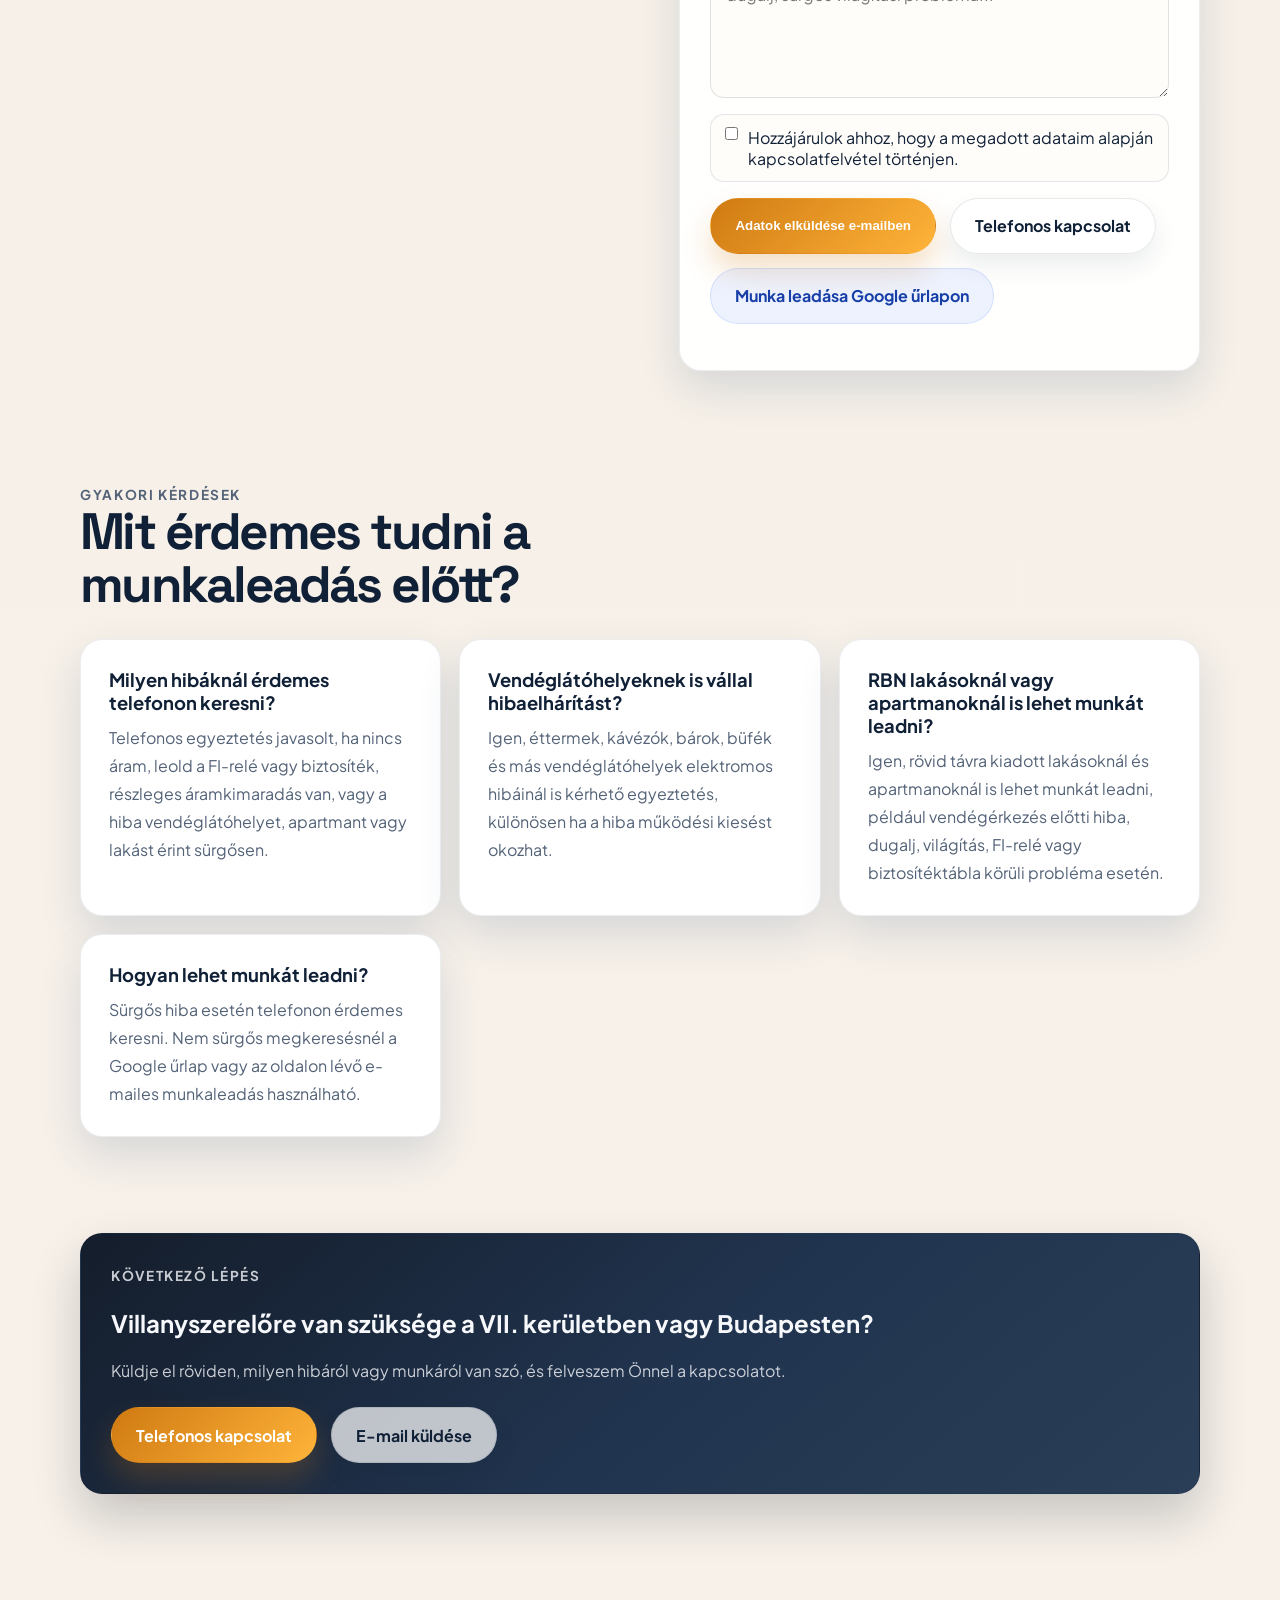
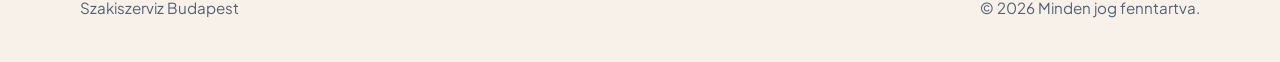
<file: villanyszerelo-vii/index.html>
<!DOCTYPE html>
<html lang="hu">
<head>
  <meta charset="UTF-8">
  <meta name="viewport" content="width=device-width, initial-scale=1.0">
  <title>Villanyszerelő VII. kerület | Hibaelhárítás, RBN lakások, vendéglátóhelyek</title>
  <meta name="description" content="Gyors villanyszerelő a VII. kerületből vendéglátóhelyeknek, RBN lakásoknak és magánszemélyeknek. Hibaelhárítás, javítás, gyors kapcsolatfelvétel.">
  <meta property="og:type" content="website">
  <meta property="og:locale" content="hu_HU">
  <meta property="og:title" content="Villanyszerelő VII. kerület | Hibaelhárítás, RBN lakások, vendéglátóhelyek">
  <meta property="og:description" content="Gyors villanyszerelő a VII. kerületből vendéglátóhelyeknek, RBN lakásoknak és magánszemélyeknek. Hibaelhárítás, javítás, gyors kapcsolatfelvétel.">
  <meta property="og:url" content="https://borsiimre60.github.io/villanyszerelo-vii/">
  <link rel="canonical" href="https://borsiimre60.github.io/villanyszerelo-vii/">
  <link rel="icon" href="/favicon.svg" type="image/svg+xml">
  <link rel="preconnect" href="https://fonts.googleapis.com">
  <link rel="preconnect" href="https://fonts.gstatic.com" crossorigin>
  <link href="https://fonts.googleapis.com/css2?family=Plus+Jakarta+Sans:wght@400;500;600;700;800&family=Space+Grotesk:wght@500;700&display=swap" rel="stylesheet">
  <link rel="stylesheet" href="/assets/css/style.css">
  <script>
    // Google tag / Google Ads kézi konfiguráció ehhez a landinghez.
    // `tagId`: ide kerül a Google tag azonosító, pl. `AW-123456789`.
    // `phone_click` és `google_form_click`: ide kerülnek a Google Ads
    // konverziós actionök label értékei.
    // Ha bármelyik mező üres marad, az oldal akkor is hibamentesen működik,
    // csak az adott Google Ads mérés marad inaktív.
    window.__GOOGLE_TAG_CONFIG__ = window.__GOOGLE_TAG_CONFIG__ || {};
    window.__GOOGLE_TAG_CONFIG__.tagId =
      window.__GOOGLE_TAG_CONFIG__.tagId || "AW-947361799";
    window.__GOOGLE_TAG_CONFIG__.adsConversions = Object.assign(
      {
        phone_click: "obigCPuLnpQcEIew3sMD",
        google_form_click: "-d5GCPiLnpQcEIew3sMD"
      },
      window.__GOOGLE_TAG_CONFIG__.adsConversions || {}
    );
  </script>
  <script>
    // Brevo web tracker publikus client key ehhez a landing oldalhoz.
    // Fontos: ide csak a trackerhez tartozó nyilvános client key kerülhet.
    // API kulcsot vagy xkeysib-... kulcsot frontendbe nem teszünk.
    window.__BREVO_TRACKER_CONFIG__ = Object.assign(
      {
        clientKey: "4rorzc50q5138q3n0wj8igxd"
      },
      window.__BREVO_TRACKER_CONFIG__ || {}
    );
  </script>
  <script type="application/ld+json">
    {
      "@context": "https://schema.org",
      "@type": "Electrician",
      "@id": "https://borsiimre60.github.io/villanyszerelo-vii/#electrician",
      "name": "Borsi Imre villanyszerelő - Szakiszerviz Budapest",
      "url": "https://borsiimre60.github.io/villanyszerelo-vii/",
      "telephone": "+36702477356",
      "email": "szakiszervizbp@gmail.com",
      "priceRange": "$$",
      "areaServed": [
        "Budapest VII. kerület",
        "Budapest V. kerület",
        "Budapest VI. kerület",
        "Budapest VIII. kerület",
        "Budapest belső kerületei"
      ],
      "description": "Villanyszerelési hibaelhárítás, hibakeresés, FI-relé és biztosítékhibák ellenőrzése, kapcsolók, dugaljak és lámpák javítása a VII. kerületből indulva.",
      "makesOffer": [
        {
          "@type": "Offer",
          "itemOffered": {
            "@type": "Service",
            "name": "Elektromos hibaelhárítás"
          }
        },
        {
          "@type": "Offer",
          "itemOffered": {
            "@type": "Service",
            "name": "FI-relé és biztosítékhiba ellenőrzés"
          }
        },
        {
          "@type": "Offer",
          "itemOffered": {
            "@type": "Service",
            "name": "Kapcsoló, dugalj és lámpa javítás"
          }
        }
      ],
      "contactPoint": {
        "@type": "ContactPoint",
        "telephone": "+36702477356",
        "contactType": "customer service",
        "areaServed": "HU",
        "availableLanguage": "hu"
      }
    }
  </script>
  <script type="application/ld+json">
    {
      "@context": "https://schema.org",
      "@type": "FAQPage",
      "mainEntity": [
        {
          "@type": "Question",
          "name": "Milyen hibáknál érdemes telefonon keresni?",
          "acceptedAnswer": {
            "@type": "Answer",
            "text": "Telefonos egyeztetés javasolt, ha nincs áram, leold a FI-relé vagy biztosíték, részleges áramkimaradás van, vagy a hiba vendéglátóhelyet, apartmant vagy lakást érint sürgősen."
          }
        },
        {
          "@type": "Question",
          "name": "Vendéglátóhelyeknek is vállal hibaelhárítást?",
          "acceptedAnswer": {
            "@type": "Answer",
            "text": "Igen, éttermek, kávézók, bárok, büfék és más vendéglátóhelyek elektromos hibáinál is kérhető egyeztetés, különösen ha a hiba működési kiesést okozhat."
          }
        },
        {
          "@type": "Question",
          "name": "RBN lakásoknál vagy apartmanoknál is lehet munkát leadni?",
          "acceptedAnswer": {
            "@type": "Answer",
            "text": "Igen, rövid távra kiadott lakásoknál és apartmanoknál is lehet munkát leadni, például vendégérkezés előtti hiba, dugalj, világítás, FI-relé vagy biztosítéktábla körüli probléma esetén."
          }
        },
        {
          "@type": "Question",
          "name": "Hogyan lehet munkát leadni?",
          "acceptedAnswer": {
            "@type": "Answer",
            "text": "Sürgős hiba esetén telefonon érdemes keresni. Nem sürgős megkeresésnél a Google űrlap vagy az oldalon lévő e-mailes munkaleadás használható."
          }
        }
      ]
    }
  </script>
  <script defer src="/assets/js/main.js"></script>
</head>
<body class="theme-villany" data-page="villanyszerelo-vii" data-source-label="villanyszerelo_vii_landing">
  <div class="page-shell">
    <header class="site-header">
      <div class="container header-row">
        <a class="brand" data-link="home" href="/">
          <span class="brand-copy">
            <span class="brand-name">Szakiszerviz Budapest</span>
            <span class="brand-subtitle">VII. kerületi villanyszerelési hibaelhárítás</span>
          </span>
        </a>
        <nav class="header-nav" aria-label="Fő navigáció">
          <a href="#kinek-segitek">Kinek segítek</a>
          <a href="#munkak">Milyen munkákat vállalok</a>
          <a href="#munka-leadas">Munka leadása</a>
        </nav>
      </div>
    </header>

    <main>
      <section class="landing-hero" id="hero">
        <div class="container landing-hero-grid">
          <div class="landing-copy">
            <a class="back-link" data-link="home" href="/">&larr; Vissza a központi oldalra</a>
            <p class="page-kicker">VII. kerületből indulok</p>
            <h1>Gyors villanyszerelő a VII. kerületből</h1>
            <p class="page-copy">
              Nincs áram, leold a FI-relé, hibás egy dugalj vagy gyors javítás kell?
              VII. kerületi indulással segítek vendéglátóhelyeknek, RBN lakásoknak és magánszemélyeknek Budapesten.
            </p>

            <div class="hero-actions">
              <a class="button button-accent" href="tel:+36702477356" data-track-event="phone_click" data-track-section="hero" data-track-target-type="phone">Telefonos kapcsolat</a>
              <a class="button button-secondary" href="#munka-leadas" data-track-event="lead_form_start" data-track-section="hero" data-track-target-type="form">Munka leadása</a>
              <a class="button button-ghost" data-link="villanyszereloForm" href="https://docs.google.com/forms/d/e/1FAIpQLScgFKq-AejXcknwKhhu7Jrv0mvZN8TtFd9FJ0m2mZHxmvoKFQ/viewform?usp=publish-editor" target="_blank" rel="noopener noreferrer" data-track-event="google_form_click" data-track-section="hero" data-track-target-type="google_form">Munka leadása Google űrlapon</a>
            </div>

            <ul class="trust-inline" aria-label="Rövid bizalmi pontok">
              <li>VII. kerületből indulok</li>
              <li>gyors hibaelhárítás</li>
              <li>vendéglátóhelyek / RBN / magánszemélyek</li>
            </ul>
          </div>

          <aside class="response-card" aria-label="Gyors reagálás">
            <span class="response-label">Gyors reagálás</span>
            <h3>Helyi hibáknál kiemelten gyors egyeztetés</h3>
            <p>
              Műhelyautóval dolgozom, és SOS esetben a VII. kerületben, illetve a belső kerületekben
              elektromos rollerrel is gyorsan a helyszínre tudok érni helyi elektromos hibák esetén.
            </p>
            <ul class="response-list">
              <li>műhelyautóval végzett kiszállás és javítás</li>
              <li>SOS esetben gyors helyszíni reagálás a VII. kerületből</li>
              <li>helyi elektromos hibák, leoldások és részleges áramkimaradások esetén gyors egyeztetés</li>
            </ul>
          </aside>
        </div>
      </section>

      <section class="section" id="bemutatkozas">
        <div class="container">
          <div class="section-intro">
            <p class="section-label">Bemutatkozás</p>
            <h2>Ha a hiba nem várhat napokig</h2>
            <p>
              Ha leold a biztosíték, nincs áram egy helyiségben, nem működik egy kapcsoló, dugalj vagy lámpa,
              rövid egyeztetés után elindítható a hibakeresés. A cél az, hogy a probléma ne húzódjon
              feleslegesen, és Ön gyorsan tudja, mi a következő lépés.
            </p>
          </div>
        </div>
      </section>

      <section class="section" id="gyors-reagalas">
        <div class="container">
          <div class="highlight-band">
            <div>
              <span class="panel-tag">Miért fontos ez</span>
              <h2>Küldje el röviden a hibát, és eldöntjük a leggyorsabb lépést</h2>
            </div>
            <div>
              <p>
                A gyors reagálás sokszor nem azt jelenti, hogy mindenre ugyanabban a percben van megoldás,
                hanem azt, hogy a hiba felmérése, az első egyeztetés és a helyszíni indulás nem csúszik el.
              </p>
              <ul>
                <li>Műhelyautóval dolgozom, így a kisebb javításokhoz szükséges alapfelszerelés kéznél van.</li>
                <li>SOS esetben a VII. kerületben és a belső kerületekben elektromos rollerrel is gyorsan tudok indulni.</li>
                <li>Vendéglátóhelyeknél, apartmanoknál és lakásoknál is fontos szempont a gyors visszajelzés.</li>
              </ul>
            </div>
          </div>
        </div>
      </section>

      <section class="section" id="kinek-segitek">
        <div class="container">
          <div class="section-intro">
            <p class="section-label">Kinek segítek</p>
            <h2>Más a tét egy étteremnél, egy apartmannál és egy lakásnál</h2>
            <p>
              A hiba mást jelent egy nyitva tartó vendéglátóhelyen, egy vendégre váró apartmanban
              és egy otthoni lakásban. Válassza ki a helyzetéhez legközelebbi megoldást, és küldje el a részleteket.
            </p>
          </div>

          <div class="audience-grid">
            <article class="audience-card">
              <span class="inline-tag">1. célcsoport</span>
              <h3>Vendéglátóhelyek</h3>
              <p>
                Étterem, kávézó, bár, büfé és egyéb vendéglátóegység esetén az elektromos hiba nemcsak
                kellemetlenség, hanem forgalomkiesést is okozhat. Ilyen helyeken különösen fontos a gyors
                javítás és az üzembiztonság.
              </p>
            </article>

            <article class="audience-card">
              <span class="inline-tag">2. célcsoport</span>
              <h3>RBN lakások / apartmanok</h3>
              <p>
                Rövid távra kiadott lakásoknál az elektromos hibák gyors megoldása kiemelten fontos, mert a
                vendégérkezés, a foglalás és az értékelések is múlhatnak rajta.
              </p>
            </article>

            <article class="audience-card">
              <span class="inline-tag">3. célcsoport</span>
              <h3>Magánszemélyek</h3>
              <p>
                Lakásokban jelentkező hibák, kisebb javítások, hibakeresés, kapcsolók, dugaljak, lámpák,
                FI-relé és biztosítéktábla körüli problémák esetén is segítek.
              </p>
            </article>
          </div>
        </div>
      </section>

      <section class="section" id="munkak">
        <div class="container">
          <div class="section-intro">
            <p class="section-label">Milyen munkákat vállalok</p>
            <h2>Fókuszban a hibaelhárítás és a kisebb, gyorsan egyeztethető munkák</h2>
          </div>

          <ul class="service-grid">
            <li class="service-item"><p>elektromos hibaelhárítás</p></li>
            <li class="service-item"><p>hibakeresés</p></li>
            <li class="service-item"><p>kapcsolók, dugaljak, lámpák javítása és cseréje</p></li>
            <li class="service-item"><p>FI-relé és biztosítékhibák ellenőrzése</p></li>
            <li class="service-item"><p>kisebb javítások</p></li>
            <li class="service-item"><p>apartmanok, vendéglátóhelyek és lakások elektromos problémáinak kezelése</p></li>
            <li class="service-item"><p>egyedi egyeztetés szerinti kisebb munkák</p></li>
            <li class="service-item"><p>gyors helyszíni felmérés és továbblépési javaslat</p></li>
          </ul>
        </div>
      </section>

      <section class="section" id="tovabbi-munkak">
        <div class="container">
          <div class="section-intro">
            <p class="section-label">További szolgáltatások</p>
            <h2>További villanyszerelési munkák a belvárosban</h2>
            <p>
              A gyors hibaelhárítás mellett mérőhely kialakítással, szabványosítással,
              amperbővítéssel és egyéb villanyszerelési munkákkal is foglalkozom a belvárosban.
            </p>
          </div>

          <div class="audience-grid supplemental-services-grid">
            <article class="audience-card supplemental-service-card">
              <span class="inline-tag">1. terület</span>
              <h3>Vendéglátóhelyek</h3>
              <p>
                Amperbővítés, mérőhely kialakítás, szabványosítás és teljesítménybővítés
                vendéglátóhelyeknek, üzleteknek és belvárosi egységeknek.
              </p>
              <a class="button button-ghost" href="#munka-leadas">Vendéglátóhelyi egyeztetés</a>
            </article>

            <article class="audience-card supplemental-service-card">
              <span class="inline-tag">2. terület</span>
              <h3>RBN / apartman</h3>
              <p>
                RBN lakásokhoz és apartmanokhoz mérőhelyi munkák, teljesítménybővítés,
                szabványosítás és kapcsolódó villanyszerelési átalakítások.
              </p>
              <a class="button button-ghost" href="#munka-leadas">RBN / apartman egyeztetés</a>
            </article>

            <article class="audience-card supplemental-service-card">
              <span class="inline-tag">3. terület</span>
              <h3>Magánszemélyek</h3>
              <p>
                Lakásokhoz amperbővítés, mérőhely szabványosítás, teljesítménybővítés és
                kapcsolódó villanyszerelési munkák a belvárosban.
              </p>
              <a class="button button-ghost" href="#munka-leadas">Lakossági egyeztetés</a>
            </article>
          </div>
        </div>
      </section>

      <section class="section" id="referenciak">
        <div class="container">
          <div class="reference-card">
            <p class="section-label">Referenciák</p>
            <h3>Vendéglátóhelyi környezetben is van tapasztalatom</h3>
            <p>
              Korábbi munkáim között vendéglátóhelyek is szerepelnek, ezért jól ismerem azokat a helyzeteket,
              ahol fontos a gyors reagálás, az üzembiztonság és a rugalmas egyeztetés.
            </p>

            <div class="reference-rail" aria-label="Referenciahelyek">
              <div class="reference-pill">Korhely Étterem</div>
              <div class="reference-pill">Rimon Étterem</div>
              <div class="reference-pill">Ferdinand Étterem</div>
              <div class="reference-pill">Na-Num Étterem</div>
            </div>
          </div>
        </div>
      </section>

      <section class="section" id="munka-leadas">
        <div class="container contact-layout">
          <aside class="contact-panel">
            <p class="section-label">Munka leadása</p>
            <h3>Sürgős hiba? Telefonáljon. Nem sürgős? Küldje el a részleteket.</h3>
            <p>
              Írja le röviden a hibát vagy feladatot, és felveszem Önnel a kapcsolatot.
              SOS esetben a telefon a leggyorsabb, a Google űrlap pedig külön új lapon nyílik meg.
            </p>

            <div class="quick-actions">
              <div class="quick-action">
                <p>Telefon</p>
                <a href="tel:+36702477356" data-track-event="phone_click" data-track-section="contact" data-track-target-type="phone">+36 70 247 7356</a>
              </div>
              <div class="quick-action">
                <p>E-mail</p>
                <a href="mailto:szakiszervizbp@gmail.com" data-track-event="email_click" data-track-section="contact" data-track-target-type="email">szakiszervizbp@gmail.com</a>
              </div>
              <div class="quick-action">
                <p>Google űrlap</p>
                <a data-link="villanyszereloForm" href="https://docs.google.com/forms/d/e/1FAIpQLScgFKq-AejXcknwKhhu7Jrv0mvZN8TtFd9FJ0m2mZHxmvoKFQ/viewform?usp=publish-editor" target="_blank" rel="noopener noreferrer" data-track-event="google_form_click" data-track-section="contact" data-track-target-type="google_form">Munka leadása Google űrlapon</a>
              </div>
            </div>

            <p class="panel-note">
              A hibaleírásban elég a cím vagy kerület, mi történt, mennyire sürgős, és mikor hívható vissza.
            </p>
          </aside>

          <div class="form-card">
            <p class="section-label">Munka leadása</p>
            <h3>Írja le a hibát, hogy vissza tudjak jelezni</h3>
            <p>
              Ha nem telefonálna azonnal, adja meg a legfontosabb adatokat. A rendszer e-mailt készít a
              hibaleírásból, így a megkeresés nem akad el akkor sem, ha a külső űrlapot nem használja.
            </p>

            <form class="lead-form" id="lead-form">
              <div class="form-grid">
                <div class="field">
                  <label for="name">Név</label>
                  <input id="name" name="name" type="text" autocomplete="name" required>
                </div>

                <div class="field">
                  <label for="phone">Telefonszám</label>
                  <input id="phone" name="phone" type="tel" autocomplete="tel" required>
                </div>

                <div class="field">
                  <label for="email">E-mail</label>
                  <input id="email" name="email" type="email" autocomplete="email">
                </div>

                <div class="field">
                  <label for="district">Cím / kerület</label>
                  <input id="district" name="district" type="text" autocomplete="street-address" placeholder="pl. Budapest VII. kerület">
                </div>

                <div class="field field-full">
                  <label for="propertyType">Ingatlan típusa</label>
                  <select id="propertyType" name="propertyType" required>
                    <option value="">Válasszon</option>
                    <option value="Vendéglátóhely">Vendéglátóhely</option>
                    <option value="RBN lakás / apartman">RBN lakás / apartman</option>
                    <option value="Magánlakás">Magánlakás</option>
                    <option value="Egyéb">Egyéb</option>
                  </select>
                </div>

                <fieldset class="field field-full">
                  <legend class="legend">Sürgősség</legend>
                  <div class="radio-group">
                    <label class="radio-option" for="urgent-yes">
                      <input id="urgent-yes" name="urgency" type="radio" value="Sürgős" required>
                      <span>Sürgős</span>
                    </label>
                    <label class="radio-option" for="urgent-no">
                      <input id="urgent-no" name="urgency" type="radio" value="Nem sürgős">
                      <span>Nem sürgős</span>
                    </label>
                  </div>
                </fieldset>

                <div class="field field-full">
                  <label for="description">A hiba vagy feladat rövid leírása</label>
                  <textarea id="description" name="description" placeholder="Például: FI-relé leold, részleges áramkimaradás, hibás dugalj, sürgős világítási probléma..." required></textarea>
                </div>

                <label class="checkbox-option field-full" for="consent">
                  <input id="consent" name="consent" type="checkbox" value="Elfogadva" required>
                  <span>Hozzájárulok ahhoz, hogy a megadott adataim alapján kapcsolatfelvétel történjen.</span>
                </label>
              </div>

              <div class="form-actions">
                <button class="button button-accent" type="submit">Adatok elküldése e-mailben</button>
                <a class="button button-secondary" href="tel:+36702477356" data-track-event="phone_click" data-track-section="contact" data-track-target-type="phone">Telefonos kapcsolat</a>
                <a class="button button-ghost" data-link="villanyszereloForm" href="https://docs.google.com/forms/d/e/1FAIpQLScgFKq-AejXcknwKhhu7Jrv0mvZN8TtFd9FJ0m2mZHxmvoKFQ/viewform?usp=publish-editor" target="_blank" rel="noopener noreferrer" data-track-event="google_form_click" data-track-section="contact" data-track-target-type="google_form">Munka leadása Google űrlapon</a>
              </div>

              <p class="form-feedback" id="form-feedback" aria-live="polite"></p>
            </form>
          </div>
        </div>
      </section>

      <section class="section" id="gyakori-kerdesek">
        <div class="container">
          <div class="section-intro">
            <p class="section-label">Gyakori kérdések</p>
            <h2>Mit érdemes tudni a munkaleadás előtt?</h2>
          </div>

          <div class="feature-grid">
            <article class="feature-card">
              <h3>Milyen hibáknál érdemes telefonon keresni?</h3>
              <p>
                Telefonos egyeztetés javasolt, ha nincs áram, leold a FI-relé vagy biztosíték,
                részleges áramkimaradás van, vagy a hiba vendéglátóhelyet, apartmant vagy lakást érint sürgősen.
              </p>
            </article>
            <article class="feature-card">
              <h3>Vendéglátóhelyeknek is vállal hibaelhárítást?</h3>
              <p>
                Igen, éttermek, kávézók, bárok, büfék és más vendéglátóhelyek elektromos hibáinál is kérhető
                egyeztetés, különösen ha a hiba működési kiesést okozhat.
              </p>
            </article>
            <article class="feature-card">
              <h3>RBN lakásoknál vagy apartmanoknál is lehet munkát leadni?</h3>
              <p>
                Igen, rövid távra kiadott lakásoknál és apartmanoknál is lehet munkát leadni, például
                vendégérkezés előtti hiba, dugalj, világítás, FI-relé vagy biztosítéktábla körüli probléma esetén.
              </p>
            </article>
            <article class="feature-card">
              <h3>Hogyan lehet munkát leadni?</h3>
              <p>
                Sürgős hiba esetén telefonon érdemes keresni. Nem sürgős megkeresésnél a Google űrlap
                vagy az oldalon lévő e-mailes munkaleadás használható.
              </p>
            </article>
          </div>
        </div>
      </section>

      <section class="section">
        <div class="container">
          <div class="cta-panel closing-cta">
            <p class="section-label">Következő lépés</p>
            <h2>Villanyszerelőre van szüksége a VII. kerületben vagy Budapesten?</h2>
            <p>
              Küldje el röviden, milyen hibáról vagy munkáról van szó, és felveszem Önnel a kapcsolatot.
            </p>
            <div class="button-row">
              <a class="button button-accent" href="tel:+36702477356" data-track-event="phone_click" data-track-section="footer" data-track-target-type="phone">Telefonos kapcsolat</a>
              <a class="button button-secondary" href="mailto:szakiszervizbp@gmail.com" data-track-event="email_click" data-track-section="footer" data-track-target-type="email">E-mail küldése</a>
            </div>
          </div>
        </div>
      </section>
    </main>

    <footer class="site-footer">
      <div class="container footer-row">
        <p>Szakiszerviz Budapest</p>
        <p>&copy; <span id="current-year"></span> Minden jog fenntartva.</p>
      </div>
    </footer>
  </div>
</body>
</html>
</file>
<file: assets/css/style.css>
html {
  scroll-behavior: smooth;
}

:root {
  --bg: #edf4fb;
  --bg-soft: #f7fafc;
  --surface: #ffffff;
  --surface-strong: #0f274a;
  --text: #102036;
  --muted: #536277;
  --line: rgba(16, 32, 54, 0.08);
  --primary: #1f5eff;
  --primary-dark: #173fa7;
  --secondary: #e4edf9;
  --shadow: 0 18px 42px rgba(31, 61, 116, 0.14);
  --shadow-soft: 0 16px 36px rgba(16, 32, 54, 0.08);
  --radius-xl: 28px;
  --radius-lg: 22px;
  --radius-md: 16px;
  --radius-sm: 12px;
  --container: 1120px;
}

* {
  box-sizing: border-box;
}

body {
  margin: 0;
  font-family: "Plus Jakarta Sans", "Segoe UI", sans-serif;
  color: var(--text);
  background:
    radial-gradient(circle at top, rgba(108, 151, 255, 0.22), transparent 32%),
    linear-gradient(180deg, #f5f9ff 0%, var(--bg) 42%, #f6f8fb 100%);
}

body.theme-villany {
  background:
    radial-gradient(circle at 16% 0%, rgba(255, 185, 76, 0.28), transparent 30%),
    radial-gradient(circle at 90% 12%, rgba(29, 104, 201, 0.16), transparent 25%),
    linear-gradient(180deg, #fffaf3 0%, #f5efe6 52%, #f7f1ea 100%);
}

a {
  color: inherit;
}

img {
  max-width: 100%;
  display: block;
}

.page-shell {
  min-height: 100vh;
}

.container {
  width: min(calc(100% - 40px), var(--container));
  margin: 0 auto;
}

.site-header {
  position: sticky;
  top: 0;
  z-index: 30;
  backdrop-filter: blur(14px);
  background: rgba(245, 249, 255, 0.82);
  border-bottom: 1px solid rgba(16, 32, 54, 0.06);
}

.theme-villany .site-header {
  background: rgba(255, 248, 239, 0.82);
  border-bottom-color: rgba(26, 31, 38, 0.08);
}

.header-row {
  display: flex;
  align-items: center;
  justify-content: space-between;
  gap: 20px;
  padding: 18px 0;
}

.brand {
  display: inline-flex;
  align-items: center;
  gap: 14px;
  font-weight: 800;
  text-decoration: none;
  letter-spacing: -0.02em;
}

.brand-copy {
  display: flex;
  flex-direction: column;
  gap: 2px;
}

.brand-name {
  font-size: 1rem;
  font-weight: 800;
  line-height: 1.1;
}

.brand-subtitle {
  color: var(--muted);
  font-size: 0.78rem;
  font-weight: 600;
  line-height: 1.25;
}

.header-nav {
  display: flex;
  gap: 22px;
}

.header-nav a {
  color: var(--muted);
  font-size: 0.95rem;
  text-decoration: none;
}

.hero {
  padding: 88px 0 54px;
}

.hero-inner {
  max-width: 860px;
  text-align: center;
}

.eyebrow,
.section-label {
  margin: 0 0 16px;
  color: var(--primary-dark);
  font-size: 0.85rem;
  font-weight: 700;
  letter-spacing: 0.12em;
  text-transform: uppercase;
}

.hero h1,
.section-heading h2,
.intro-grid h2 {
  margin: 0;
  letter-spacing: -0.04em;
  line-height: 1.06;
}

.hero h1 {
  font-size: clamp(2.4rem, 5vw, 4.8rem);
}

.hero-copy {
  max-width: 720px;
  margin: 24px auto 0;
  color: var(--muted);
  font-size: 1.1rem;
  line-height: 1.75;
}

.hero-actions,
.button-row,
.cta-inline {
  display: flex;
  flex-wrap: wrap;
  gap: 14px;
}

.hero-actions {
  justify-content: center;
  margin-top: 32px;
}

.button {
  display: inline-flex;
  align-items: center;
  justify-content: center;
  min-height: 56px;
  padding: 0 24px;
  border-radius: 999px;
  border: 1px solid transparent;
  font-weight: 700;
  text-decoration: none;
  transition: transform 180ms ease, box-shadow 180ms ease, background-color 180ms ease, border-color 180ms ease;
}

.button:hover,
.button:focus-visible {
  transform: translateY(-1px);
}

.button-primary {
  color: #ffffff;
  background: linear-gradient(135deg, var(--primary) 0%, #1244cf 100%);
  box-shadow: 0 16px 30px rgba(31, 94, 255, 0.26);
}

.button-secondary {
  color: var(--text);
  background: rgba(255, 255, 255, 0.72);
  border-color: rgba(16, 32, 54, 0.1);
  box-shadow: 0 12px 24px rgba(16, 32, 54, 0.08);
}

.button-ghost {
  color: var(--primary-dark);
  background: rgba(31, 94, 255, 0.08);
  border-color: rgba(31, 94, 255, 0.12);
}

.button-accent {
  color: #ffffff;
  background: linear-gradient(135deg, #cf7a12 0%, #ffb43a 100%);
  box-shadow: 0 16px 30px rgba(207, 122, 18, 0.24);
}

.hero-points {
  display: grid;
  grid-template-columns: repeat(3, minmax(0, 1fr));
  gap: 14px;
  padding: 0;
  margin: 42px 0 0;
  list-style: none;
}

.hero-points li {
  padding: 18px 20px;
  border: 1px solid var(--line);
  border-radius: var(--radius-md);
  background: rgba(255, 255, 255, 0.76);
  box-shadow: 0 12px 24px rgba(16, 32, 54, 0.05);
  color: var(--muted);
  line-height: 1.55;
}

.section {
  padding: 44px 0 52px;
}

.section-contrast {
  padding-top: 56px;
}

.section-heading {
  text-align: center;
  max-width: 760px;
  margin: 0 auto 28px;
}

.section-lead {
  margin: 16px auto 0;
  color: var(--muted);
  line-height: 1.75;
}

.section-heading h2,
.intro-grid h2 {
  font-size: clamp(1.9rem, 3vw, 3rem);
}

.route-grid,
.feature-grid,
.contact-grid,
.audience-grid,
.service-grid {
  display: grid;
  gap: 18px;
}

.route-grid {
  grid-template-columns: repeat(auto-fit, minmax(240px, 1fr));
}

.feature-grid,
.contact-grid {
  grid-template-columns: repeat(3, minmax(0, 1fr));
}

.audience-grid {
  grid-template-columns: repeat(3, minmax(0, 1fr));
}

.service-grid {
  grid-template-columns: repeat(2, minmax(0, 1fr));
  list-style: none;
  padding: 0;
  margin: 0;
}

.route-card,
.feature-card,
.contact-card,
.audience-card,
.service-item {
  padding: 28px;
  border: 1px solid var(--line);
  border-radius: var(--radius-lg);
  background: var(--surface);
  box-shadow: var(--shadow);
}

.route-card {
  display: flex;
  flex-direction: column;
  gap: 16px;
}

.route-card h3,
.audience-card h3,
.reference-card h3 {
  margin: 0;
  font-size: 1.35rem;
}

.route-card p,
.audience-card p,
.reference-card p,
.service-item p {
  margin: 0;
  color: var(--muted);
  line-height: 1.7;
}

.route-tag,
.panel-tag,
.inline-tag {
  display: inline-flex;
  align-self: flex-start;
  padding: 7px 12px;
  border-radius: 999px;
  background: rgba(31, 94, 255, 0.1);
  color: var(--primary-dark);
  font-size: 0.8rem;
  font-weight: 700;
  letter-spacing: 0.08em;
  text-transform: uppercase;
}

.theme-villany .route-tag,
.theme-villany .panel-tag,
.theme-villany .inline-tag {
  background: rgba(207, 122, 18, 0.12);
  color: #9d5c10;
}

.route-list,
.bullet-list {
  margin: 0;
  padding-left: 18px;
  color: var(--muted);
  line-height: 1.7;
}

.route-card .button {
  margin-top: auto;
}

.feature-card h3 {
  margin: 0 0 10px;
  font-size: 1.15rem;
}

.feature-card p,
.contact-card p,
.intro-copy p {
  margin: 0;
  color: var(--muted);
  line-height: 1.75;
}

.intro-grid {
  display: grid;
  grid-template-columns: minmax(0, 0.9fr) minmax(0, 1.1fr);
  gap: 32px;
  padding: 34px;
  border-radius: var(--radius-xl);
  background:
    linear-gradient(140deg, rgba(15, 39, 74, 0.98) 0%, rgba(22, 55, 104, 0.98) 100%);
  box-shadow: 0 24px 50px rgba(15, 39, 74, 0.28);
}

.intro-grid .section-label,
.intro-grid h2 {
  color: #f8fbff;
}

.intro-copy p {
  color: rgba(236, 242, 249, 0.88);
}

.contact-label {
  margin-bottom: 10px;
  font-size: 0.85rem;
  font-weight: 700;
  color: var(--primary-dark);
  text-transform: uppercase;
  letter-spacing: 0.08em;
}

.contact-card a {
  font-size: 1.1rem;
  font-weight: 700;
  text-decoration: none;
}

.page-hero {
  padding: 76px 0 38px;
}

.page-hero-inner {
  max-width: 860px;
}

.back-link {
  display: inline-flex;
  margin-bottom: 18px;
  color: var(--primary-dark);
  font-weight: 700;
  text-decoration: none;
}

.page-kicker {
  margin: 0 0 14px;
  color: var(--primary-dark);
  font-size: 0.85rem;
  font-weight: 700;
  letter-spacing: 0.12em;
  text-transform: uppercase;
}

.page-title {
  margin: 0;
  font-size: clamp(2.2rem, 4vw, 4rem);
  letter-spacing: -0.04em;
  line-height: 1.08;
}

.page-copy {
  max-width: 760px;
  margin: 20px 0 0;
  color: var(--muted);
  font-size: 1.08rem;
  line-height: 1.8;
}

.split-panel,
.contact-layout {
  display: grid;
  grid-template-columns: minmax(0, 1.05fr) minmax(0, 0.95fr);
  gap: 24px;
}

.panel-card,
.cta-panel,
.reference-card,
.form-card,
.contact-panel,
.response-card,
.highlight-band {
  padding: 30px;
  border: 1px solid var(--line);
  border-radius: var(--radius-lg);
  background: rgba(255, 255, 255, 0.84);
  box-shadow: var(--shadow);
}

.panel-card h3,
.cta-panel h3,
.reference-card h3,
.contact-panel h3,
.form-card h3,
.response-card h3 {
  margin: 0 0 14px;
  font-size: 1.28rem;
}

.panel-card p,
.cta-panel p,
.reference-card p,
.contact-panel p,
.form-card p,
.response-card p {
  margin: 0;
  color: var(--muted);
  line-height: 1.75;
}

.cta-panel-strong {
  max-width: 760px;
  margin: 0 auto;
}

.cta-panel-strong .button-row {
  margin-top: 22px;
  flex-direction: column;
}

.cta-panel-strong .button {
  width: 100%;
}

.mini-note,
.panel-note {
  margin-top: 14px;
  color: var(--muted);
  font-size: 0.95rem;
}

.compact-list {
  margin-top: 18px;
}

.compact-list li + li {
  margin-top: 6px;
}

.site-footer {
  padding: 22px 0 30px;
}

.footer-row {
  display: flex;
  justify-content: space-between;
  gap: 18px;
  padding-top: 14px;
  color: var(--muted);
  font-size: 0.95rem;
}

.landing-hero {
  position: relative;
  overflow: hidden;
  padding: 86px 0 56px;
}

.landing-hero::before,
.landing-hero::after {
  content: "";
  position: absolute;
  inset: 0;
  pointer-events: none;
}

.landing-hero::before {
  background:
    linear-gradient(115deg, rgba(14, 23, 38, 0.94) 0%, rgba(14, 23, 38, 0.84) 38%, rgba(14, 23, 38, 0.28) 100%);
}

.landing-hero::after {
  background:
    radial-gradient(circle at 78% 22%, rgba(255, 190, 76, 0.22), transparent 24%),
    linear-gradient(90deg, transparent 0%, rgba(255, 181, 60, 0.12) 48%, transparent 100%);
  transform: translateX(-8%);
  animation: hero-glow 10s ease-in-out infinite alternate;
}

.landing-hero-grid {
  position: relative;
  z-index: 1;
  display: grid;
  grid-template-columns: minmax(0, 1.2fr) minmax(320px, 0.8fr);
  gap: 34px;
  align-items: end;
}

.landing-copy {
  max-width: 720px;
  color: #f6f7fb;
}

.landing-copy .page-kicker,
.landing-copy .back-link {
  color: rgba(255, 216, 149, 0.96);
}

.landing-copy h1 {
  margin: 0;
  font-family: "Space Grotesk", "Plus Jakarta Sans", sans-serif;
  font-size: clamp(3rem, 6vw, 5.5rem);
  line-height: 0.96;
  letter-spacing: -0.06em;
  max-width: 10.8ch;
}

.landing-copy .page-copy {
  margin-top: 22px;
  color: rgba(241, 245, 255, 0.8);
}

.landing-copy .hero-actions {
  justify-content: flex-start;
}

.trust-inline {
  display: flex;
  flex-wrap: wrap;
  gap: 10px;
  margin: 28px 0 0;
  padding: 0;
  list-style: none;
}

.trust-inline li {
  padding: 11px 15px;
  border-radius: 999px;
  border: 1px solid rgba(255, 255, 255, 0.14);
  background: rgba(255, 255, 255, 0.06);
  color: rgba(245, 247, 250, 0.92);
  font-size: 0.96rem;
  backdrop-filter: blur(10px);
}

.response-card {
  position: relative;
  overflow: hidden;
  border-color: rgba(255, 181, 60, 0.16);
  background:
    linear-gradient(160deg, rgba(255, 248, 237, 0.94) 0%, rgba(255, 252, 246, 0.9) 100%);
  box-shadow: 0 24px 48px rgba(18, 23, 31, 0.18);
}

.response-card::after {
  content: "";
  position: absolute;
  inset: auto -14% -30% 38%;
  height: 220px;
  background: radial-gradient(circle, rgba(255, 182, 73, 0.24) 0%, rgba(255, 182, 73, 0) 70%);
  animation: response-orbit 9s linear infinite;
}

.response-card > * {
  position: relative;
  z-index: 1;
}

.response-label {
  display: inline-flex;
  margin-bottom: 14px;
  padding: 7px 12px;
  border-radius: 999px;
  background: rgba(255, 181, 60, 0.14);
  color: #9d5c10;
  font-size: 0.78rem;
  font-weight: 700;
  letter-spacing: 0.08em;
  text-transform: uppercase;
}

.response-card h3,
.response-card p {
  color: #17202e;
}

.response-list,
.reference-list {
  margin: 18px 0 0;
  padding: 0;
  list-style: none;
}

.response-list li,
.reference-list li {
  position: relative;
  padding-left: 18px;
  color: var(--muted);
  line-height: 1.7;
}

.response-list li + li,
.reference-list li + li {
  margin-top: 10px;
}

.response-list li::before,
.reference-list li::before,
.service-item::before {
  content: "";
  position: absolute;
  left: 0;
  top: 0.78em;
  width: 8px;
  height: 8px;
  border-radius: 999px;
  background: linear-gradient(135deg, #d27f15 0%, #ffbf57 100%);
  transform: translateY(-50%);
}

.section-intro {
  max-width: 760px;
  margin-bottom: 28px;
}

.section-intro h2 {
  margin: 0;
  font-family: "Space Grotesk", "Plus Jakarta Sans", sans-serif;
  font-size: clamp(2rem, 4vw, 3.5rem);
  line-height: 1.02;
  letter-spacing: -0.05em;
}

.section-intro p {
  margin: 16px 0 0;
  color: var(--muted);
  line-height: 1.75;
}

.highlight-band {
  display: grid;
  grid-template-columns: minmax(0, 0.9fr) minmax(0, 1.1fr);
  gap: 26px;
  border-color: rgba(18, 26, 39, 0.05);
  background:
    linear-gradient(140deg, #161e2d 0%, #21334f 48%, #2f415a 100%);
  box-shadow: 0 24px 48px rgba(18, 25, 37, 0.2);
}

.highlight-band .panel-tag,
.highlight-band h2,
.highlight-band p,
.highlight-band li {
  color: #eef2f9;
}

.highlight-band .panel-tag {
  background: rgba(255, 182, 73, 0.16);
  color: #ffcf8e;
}

.highlight-band p,
.highlight-band li {
  color: rgba(238, 242, 249, 0.84);
}

.highlight-band h2 {
  margin: 0;
  font-family: "Space Grotesk", "Plus Jakarta Sans", sans-serif;
  font-size: clamp(2rem, 3.4vw, 3.2rem);
  line-height: 1.04;
  letter-spacing: -0.05em;
}

.highlight-band ul {
  margin: 20px 0 0;
  padding-left: 18px;
}

.highlight-band li + li {
  margin-top: 10px;
}

.audience-card {
  position: relative;
  min-height: 100%;
  background:
    linear-gradient(180deg, rgba(255, 255, 255, 0.94) 0%, rgba(255, 250, 244, 0.92) 100%);
}

.audience-card::before {
  content: "";
  position: absolute;
  inset: 0 auto 0 0;
  width: 4px;
  border-radius: 22px 0 0 22px;
  background: linear-gradient(180deg, #d37b12 0%, #ffbd56 100%);
}

.audience-card p {
  margin-top: 12px;
}

.supplemental-services-grid {
  align-items: stretch;
}

.supplemental-service-card {
  display: flex;
  flex-direction: column;
  gap: 18px;
  box-shadow: var(--shadow-soft);
}

.supplemental-service-card p {
  margin: 0;
}

.supplemental-service-card .button {
  margin-top: auto;
  align-self: flex-start;
  max-width: 100%;
  text-align: center;
  line-height: 1.35;
  white-space: normal;
}

.service-item {
  position: relative;
  min-height: 100%;
  padding-left: 46px;
  box-shadow: var(--shadow-soft);
}

.reference-card {
  background:
    linear-gradient(180deg, rgba(255, 255, 255, 0.95) 0%, rgba(248, 248, 248, 0.95) 100%);
}

.reference-rail {
  display: grid;
  grid-template-columns: repeat(4, minmax(0, 1fr));
  gap: 14px;
  margin-top: 22px;
}

.reference-pill {
  padding: 18px 20px;
  border-radius: 18px;
  border: 1px solid rgba(18, 27, 41, 0.08);
  background: rgba(255, 255, 255, 0.86);
  font-weight: 700;
  text-align: center;
  box-shadow: 0 12px 24px rgba(16, 24, 34, 0.06);
}

.contact-layout {
  align-items: start;
}

.contact-panel {
  position: sticky;
  top: 104px;
  background:
    linear-gradient(180deg, rgba(255, 250, 243, 0.96) 0%, rgba(255, 255, 255, 0.94) 100%);
  box-shadow: 0 18px 34px rgba(16, 24, 34, 0.08);
}

.quick-actions {
  display: grid;
  gap: 14px;
  margin-top: 22px;
}

.quick-action {
  padding: 16px 18px;
  border-radius: 18px;
  border: 1px solid rgba(18, 27, 41, 0.08);
  background: rgba(255, 255, 255, 0.88);
}

.quick-action p {
  margin-bottom: 6px;
  font-size: 0.86rem;
  font-weight: 700;
  color: #9d5c10;
  letter-spacing: 0.08em;
  text-transform: uppercase;
}

.quick-action a {
  font-size: 1.08rem;
  font-weight: 700;
  text-decoration: none;
}

.form-card {
  background: rgba(255, 255, 255, 0.96);
}

.lead-form {
  display: grid;
  gap: 16px;
  margin-top: 22px;
}

.form-grid {
  display: grid;
  grid-template-columns: repeat(2, minmax(0, 1fr));
  gap: 16px;
}

.field {
  display: grid;
  gap: 8px;
}

.field-full {
  grid-column: 1 / -1;
}

.field label,
.legend {
  font-size: 0.92rem;
  font-weight: 700;
}

.field input,
.field select,
.field textarea {
  width: 100%;
  padding: 14px 15px;
  border: 1px solid rgba(18, 27, 41, 0.12);
  border-radius: 14px;
  background: #fffdfa;
  color: var(--text);
  font: inherit;
  transition: border-color 180ms ease, box-shadow 180ms ease;
}

.field input:focus,
.field select:focus,
.field textarea:focus {
  outline: none;
  border-color: rgba(207, 122, 18, 0.48);
  box-shadow: 0 0 0 4px rgba(207, 122, 18, 0.12);
}

.field textarea {
  min-height: 150px;
  resize: vertical;
}

.radio-group {
  display: flex;
  flex-wrap: wrap;
  gap: 12px;
}

.radio-option,
.checkbox-option {
  display: inline-flex;
  align-items: center;
  gap: 10px;
  padding: 12px 14px;
  border-radius: 14px;
  border: 1px solid rgba(18, 27, 41, 0.1);
  background: #fffdfa;
}

.checkbox-option {
  align-items: flex-start;
}

.radio-option input,
.checkbox-option input {
  margin: 0;
}

.form-actions {
  display: flex;
  flex-wrap: wrap;
  gap: 14px;
  align-items: center;
}

.form-feedback {
  margin: 4px 0 0;
  font-size: 0.94rem;
  color: #9d5c10;
}

.closing-cta {
  background:
    linear-gradient(140deg, #141d2b 0%, #21344f 54%, #2a3e57 100%);
  box-shadow: 0 24px 48px rgba(16, 24, 34, 0.2);
}

.closing-cta h2,
.closing-cta p {
  color: #f6f8fb;
}

.closing-cta p {
  color: rgba(246, 248, 251, 0.8);
}

.closing-cta .button-row {
  margin-top: 22px;
}

@keyframes hero-glow {
  from {
    transform: translateX(-8%) translateY(0%);
  }

  to {
    transform: translateX(0%) translateY(2%);
  }
}

@keyframes response-orbit {
  from {
    transform: rotate(0deg);
  }

  to {
    transform: rotate(360deg);
  }
}

@media (max-width: 1024px) {
  .feature-grid,
  .contact-grid,
  .audience-grid,
  .reference-rail {
    grid-template-columns: repeat(2, minmax(0, 1fr));
  }

  .landing-hero-grid,
  .highlight-band,
  .contact-layout {
    grid-template-columns: 1fr;
  }

  .contact-panel {
    position: static;
  }
}

@media (max-width: 900px) {
  .hero-points,
  .route-grid,
  .feature-grid,
  .contact-grid,
  .split-panel,
  .intro-grid,
  .audience-grid,
  .service-grid,
  .reference-rail,
  .form-grid,
  .highlight-band {
    grid-template-columns: 1fr;
  }

  .header-row,
  .footer-row {
    flex-direction: column;
    align-items: flex-start;
  }

  .header-nav {
    flex-wrap: wrap;
    gap: 14px;
  }

  .hero {
    padding-top: 64px;
  }

  .page-hero,
  .landing-hero {
    padding-top: 58px;
  }

  .landing-copy .hero-actions {
    justify-content: flex-start;
  }
}

@media (max-width: 640px) {
  .container {
    width: min(calc(100% - 28px), var(--container));
  }

  .hero-actions,
  .button-row,
  .form-actions {
    flex-direction: column;
    align-items: stretch;
  }

  .button {
    width: 100%;
  }

  .supplemental-service-card .button {
    align-self: stretch;
  }

  .feature-card,
  .contact-card,
  .intro-grid,
  .panel-card,
  .cta-panel,
  .reference-card,
  .form-card,
  .contact-panel,
  .response-card,
  .highlight-band,
  .audience-card,
  .service-item {
    padding: 22px;
  }

  .landing-copy h1 {
    max-width: 9.8ch;
  }

  .trust-inline {
    gap: 8px;
  }

  .trust-inline li {
    width: 100%;
  }

  .radio-group {
    flex-direction: column;
  }
}
</file>
